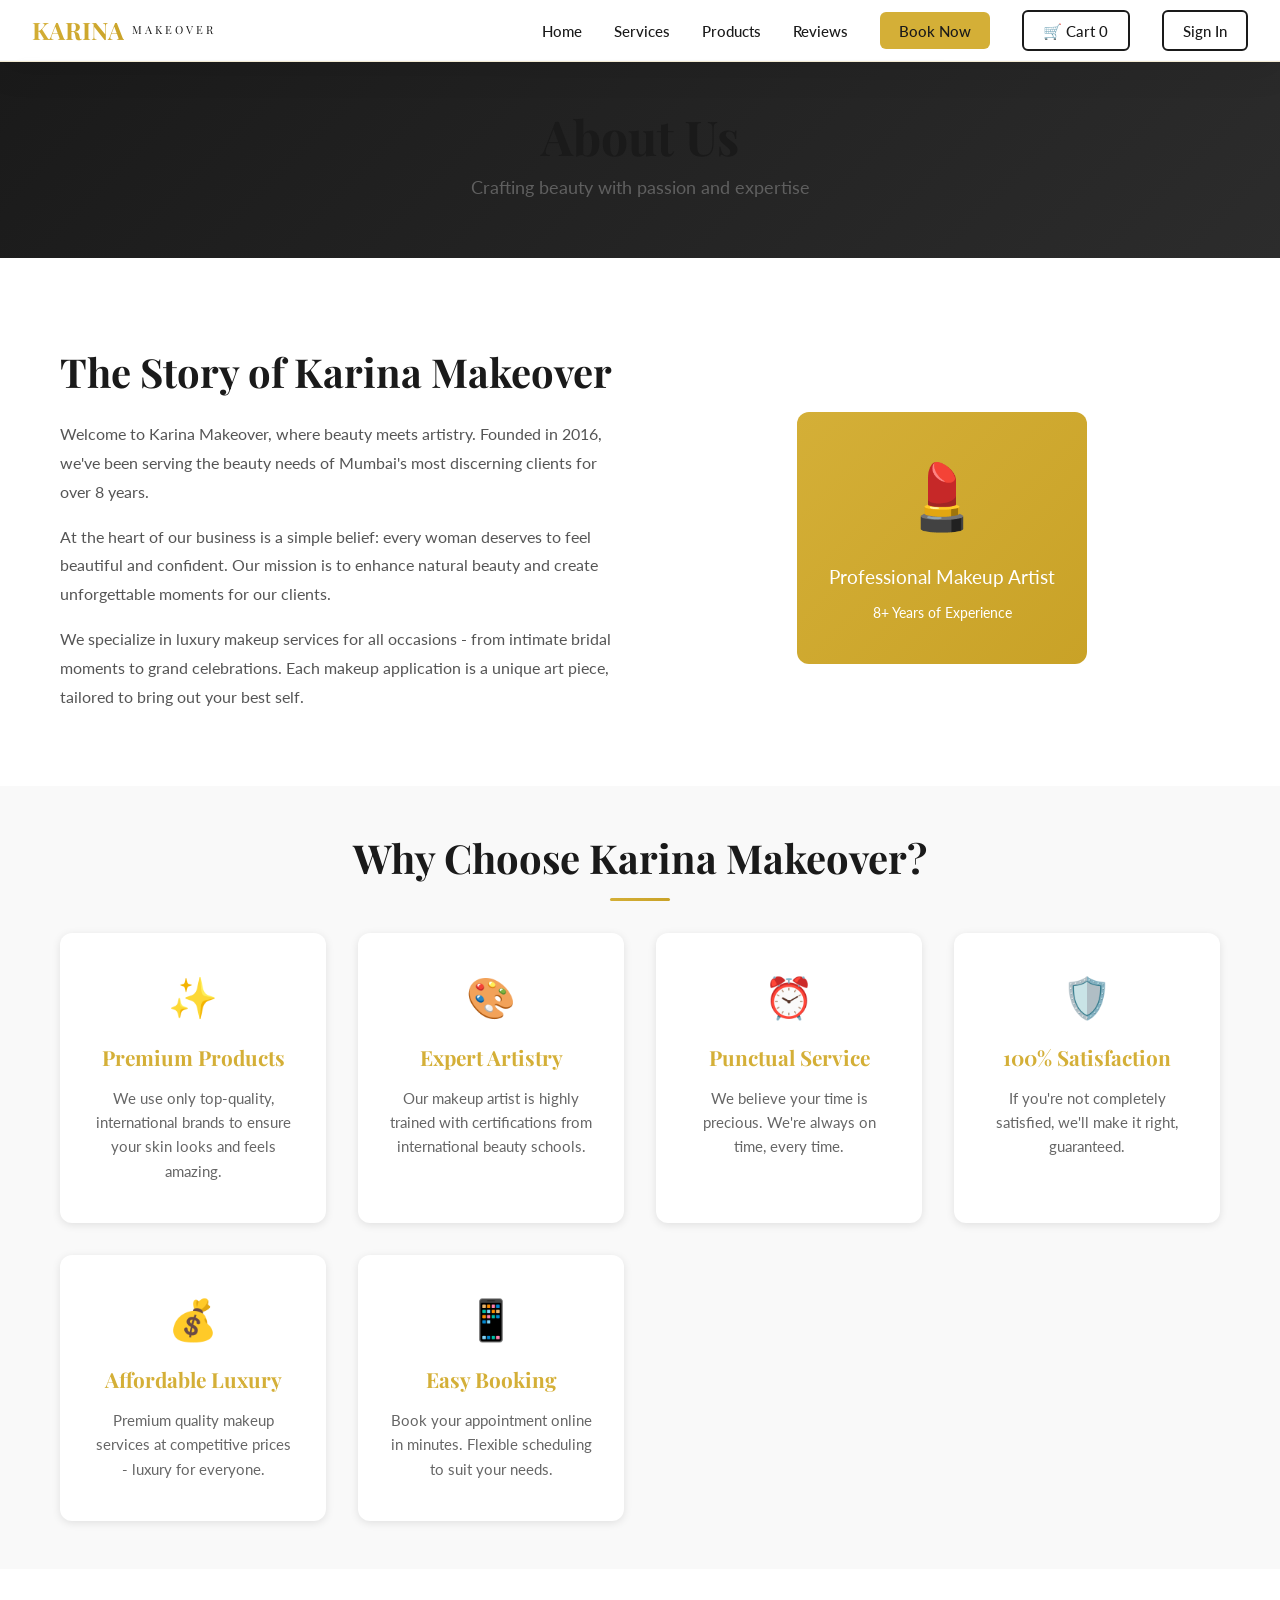
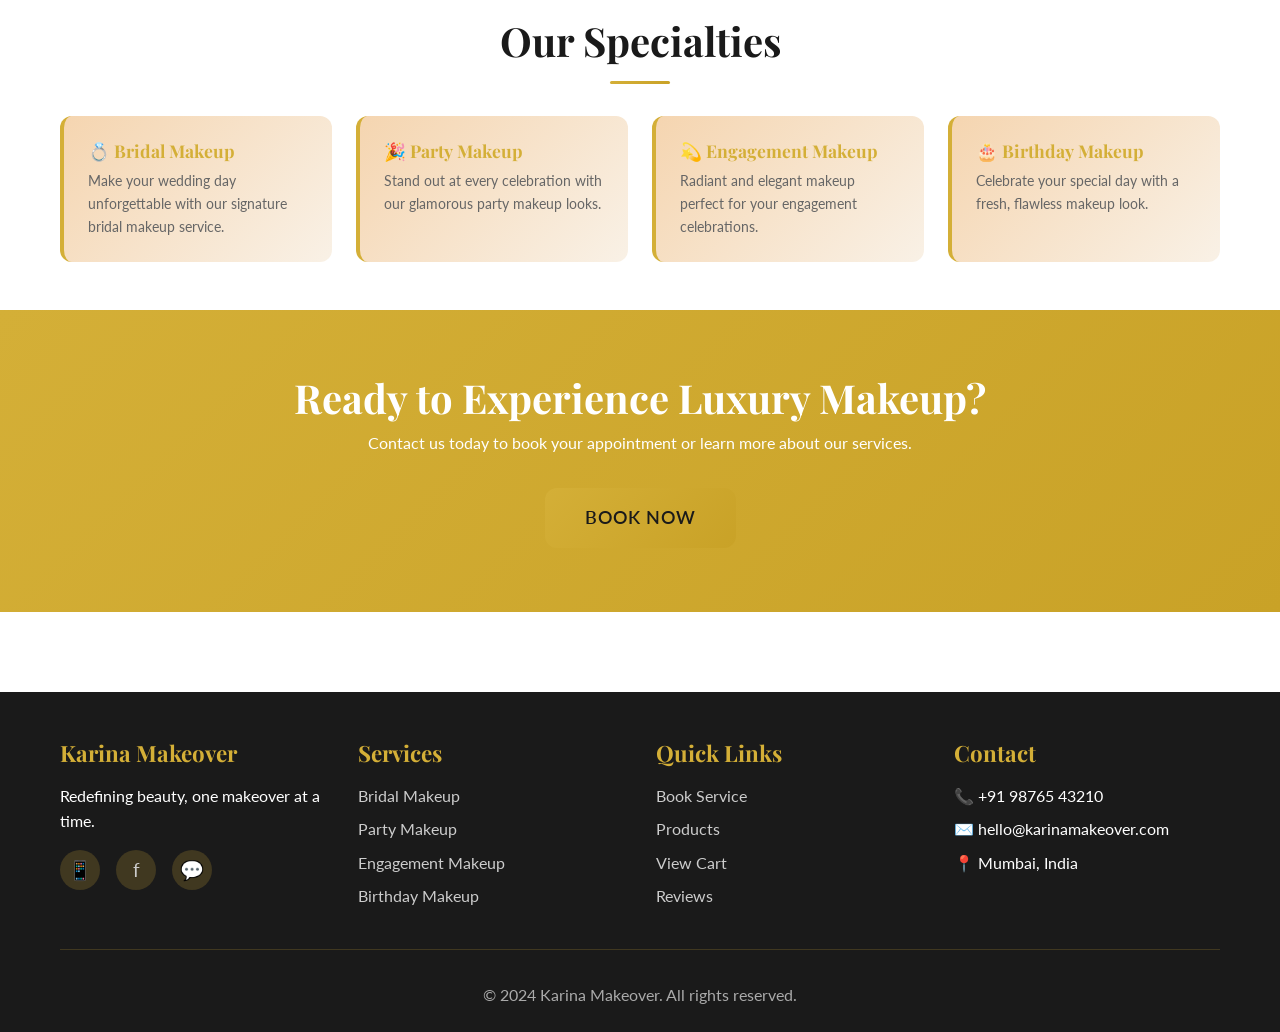
<file: about.html>
<!DOCTYPE html>
<html lang="en">
<head>
    <meta charset="UTF-8">
    <meta name="viewport" content="width=device-width, initial-scale=1.0">
    <meta name="description" content="About Karina Makeover - Premium Beauty & Makeup Services">
    <title>About Us - Karina Makeover</title>
    
    <link rel="stylesheet" href="global.css">
    <link rel="stylesheet" href="about.css">
    <link href="https://fonts.googleapis.com/css2?family=Playfair+Display:wght@700&family=Lato:wght@300;400;700&display=swap" rel="stylesheet">
</head>
<body>
    <!-- Navigation Bar -->
    <nav class="navbar">
        <div class="nav-container">
            <div class="logo">
                <h1>KARINA</h1>
                <span class="tagline">MAKEOVER</span>
            </div>
            <ul class="nav-menu">
                <li><a href="index.html">Home</a></li>
                <li><a href="services.html">Services</a></li>
                <li><a href="products.html">Products</a></li>
                <li><a href="testimonials.html">Reviews</a></li>
                <li><a href="booking.html" class="btn-primary">Book Now</a></li>
                <li><a href="cart.html" class="btn-secondary cart-btn">🛒 Cart <span id="cartCount">0</span></a></li>
                
                <!-- User Profile Section (shown when logged in) -->
                <li id="profileSection" class="profile-section" style="display: none;">
                    <button id="profileBtn" class="profile-btn">
                        <span class="profile-icon">👤</span>
                        <span id="profileName">User</span>
                    </button>
                    <div id="profileDropdown" class="profile-dropdown">
                        <div class="profile-header">
                            <p id="profileEmail">user@example.com</p>
                        </div>
                        <ul class="profile-menu">
                            <li><a href="account.html">My Account</a></li>
                            <li><a href="booking.html">My Bookings</a></li>
                            <li><a href="cart.html">My Cart</a></li>
                            <li><hr></li>
                            <li><a href="#" id="logoutBtn">Logout</a></li>
                        </ul>
                    </div>
                </li>
                
                <!-- Sign In Button (shown when not logged in) -->
                <li id="signInLink"><a href="login.html" class="btn-secondary">Sign In</a></li>
            </ul>
            <button class="hamburger" id="hamburger">
                <span></span>
                <span></span>
                <span></span>
            </button>
        </div>
    </nav>

    <!-- Page Header -->
    <section class="page-header">
        <div class="container">
            <h1 class="page-title">About Us</h1>
            <p class="page-subtitle">Crafting beauty with passion and expertise</p>
        </div>
    </section>

    <!-- About Content -->
    <section class="about-section">
        <div class="container">
            <div class="about-grid">
                <div class="about-text" data-aos="fade-right">
                    <h2>The Story of Karina Makeover</h2>
                    <p>Welcome to Karina Makeover, where beauty meets artistry. Founded in 2016, we've been serving the beauty needs of Mumbai's most discerning clients for over 8 years.</p>
                    <p>At the heart of our business is a simple belief: every woman deserves to feel beautiful and confident. Our mission is to enhance natural beauty and create unforgettable moments for our clients.</p>
                    <p>We specialize in luxury makeup services for all occasions - from intimate bridal moments to grand celebrations. Each makeup application is a unique art piece, tailored to bring out your best self.</p>
                </div>
                <div class="about-image" data-aos="fade-left">
                    <div style="background: linear-gradient(135deg, #d4af37, #c9a227); border-radius: 12px; padding: 2rem; text-align: center; color: white;">
                        <div style="font-size: 4rem; margin-bottom: 1rem;">💄</div>
                        <p style="font-size: 1.2rem;">Professional Makeup Artist</p>
                        <p style="font-size: 0.9rem; margin-top: 0.5rem;">8+ Years of Experience</p>
                    </div>
                </div>
            </div>
        </div>
    </section>

    <!-- Why Choose Us -->
    <section class="why-us-section" style="background: #f9f9f9; padding: 3rem 0;">
        <div class="container">
            <h2 class="section-title text-center">Why Choose Karina Makeover?</h2>
            <div class="features-grid" style="display: grid; grid-template-columns: repeat(auto-fit, minmax(250px, 1fr)); gap: 2rem; margin-top: 2rem;">
                <div class="feature-card" data-aos="zoom-in">
                    <div class="feature-icon" style="font-size: 2.5rem; margin-bottom: 1rem;">✨</div>
                    <h3>Premium Products</h3>
                    <p>We use only top-quality, international brands to ensure your skin looks and feels amazing.</p>
                </div>
                <div class="feature-card" data-aos="zoom-in" data-aos-delay="100">
                    <div class="feature-icon" style="font-size: 2.5rem; margin-bottom: 1rem;">🎨</div>
                    <h3>Expert Artistry</h3>
                    <p>Our makeup artist is highly trained with certifications from international beauty schools.</p>
                </div>
                <div class="feature-card" data-aos="zoom-in" data-aos-delay="200">
                    <div class="feature-icon" style="font-size: 2.5rem; margin-bottom: 1rem;">⏰</div>
                    <h3>Punctual Service</h3>
                    <p>We believe your time is precious. We're always on time, every time.</p>
                </div>
                <div class="feature-card" data-aos="zoom-in" data-aos-delay="300">
                    <div class="feature-icon" style="font-size: 2.5rem; margin-bottom: 1rem;">🛡️</div>
                    <h3>100% Satisfaction</h3>
                    <p>If you're not completely satisfied, we'll make it right, guaranteed.</p>
                </div>
                <div class="feature-card" data-aos="zoom-in" data-aos-delay="400">
                    <div class="feature-icon" style="font-size: 2.5rem; margin-bottom: 1rem;">💰</div>
                    <h3>Affordable Luxury</h3>
                    <p>Premium quality makeup services at competitive prices - luxury for everyone.</p>
                </div>
                <div class="feature-card" data-aos="zoom-in" data-aos-delay="500">
                    <div class="feature-icon" style="font-size: 2.5rem; margin-bottom: 1rem;">📱</div>
                    <h3>Easy Booking</h3>
                    <p>Book your appointment online in minutes. Flexible scheduling to suit your needs.</p>
                </div>
            </div>
        </div>
    </section>

    <!-- Services Summary -->
    <section class="services-summary">
        <div class="container">
            <h2 class="section-title text-center">Our Specialties</h2>
            <div class="services-list" style="display: grid; grid-template-columns: repeat(auto-fit, minmax(200px, 1fr)); gap: 1.5rem; margin-top: 2rem;">
                <div class="service-item" data-aos="fade-up">
                    <h4>💍 Bridal Makeup</h4>
                    <p>Make your wedding day unforgettable with our signature bridal makeup service.</p>
                </div>
                <div class="service-item" data-aos="fade-up" data-aos-delay="100">
                    <h4>🎉 Party Makeup</h4>
                    <p>Stand out at every celebration with our glamorous party makeup looks.</p>
                </div>
                <div class="service-item" data-aos="fade-up" data-aos-delay="200">
                    <h4>💫 Engagement Makeup</h4>
                    <p>Radiant and elegant makeup perfect for your engagement celebrations.</p>
                </div>
                <div class="service-item" data-aos="fade-up" data-aos-delay="300">
                    <h4>🎂 Birthday Makeup</h4>
                    <p>Celebrate your special day with a fresh, flawless makeup look.</p>
                </div>
            </div>
        </div>
    </section>

    <!-- CTA Section -->
    <section class="cta-section">
        <div class="container">
            <h2>Ready to Experience Luxury Makeup?</h2>
            <p>Contact us today to book your appointment or learn more about our services.</p>
            <a href="booking.html" class="btn btn-primary-large">Book Now</a>
        </div>
    </section>

    <!-- Footer -->
    <footer class="footer">
        <div class="container">
            <div class="footer-content">
                <div class="footer-section">
                    <h4>Karina Makeover</h4>
                    <p>Redefining beauty, one makeover at a time.</p>
                    <div class="social-links">
                        <a href="#" title="Instagram">📱</a>
                        <a href="#" title="Facebook">f</a>
                        <a href="#" title="WhatsApp">💬</a>
                    </div>
                </div>
                
                <div class="footer-section">
                    <h4>Services</h4>
                    <ul>
                        <li><a href="services.html">Bridal Makeup</a></li>
                        <li><a href="services.html">Party Makeup</a></li>
                        <li><a href="services.html">Engagement Makeup</a></li>
                        <li><a href="services.html">Birthday Makeup</a></li>
                    </ul>
                </div>
                
                <div class="footer-section">
                    <h4>Quick Links</h4>
                    <ul>
                        <li><a href="booking.html">Book Service</a></li>
                        <li><a href="products.html">Products</a></li>
                        <li><a href="cart.html">View Cart</a></li>
                        <li><a href="testimonials.html">Reviews</a></li>
                    </ul>
                </div>
                
                <div class="footer-section">
                    <h4>Contact</h4>
                    <p>📞 +91 98765 43210</p>
                    <p>✉️ hello@karinamakeover.com</p>
                    <p>📍 Mumbai, India</p>
                </div>
            </div>
            
            <div class="footer-bottom">
                <p>&copy; 2024 Karina Makeover. All rights reserved.</p>
            </div>
        </div>
    </footer>

    <script src="common.js"></script>
</body>
</html>
</file>
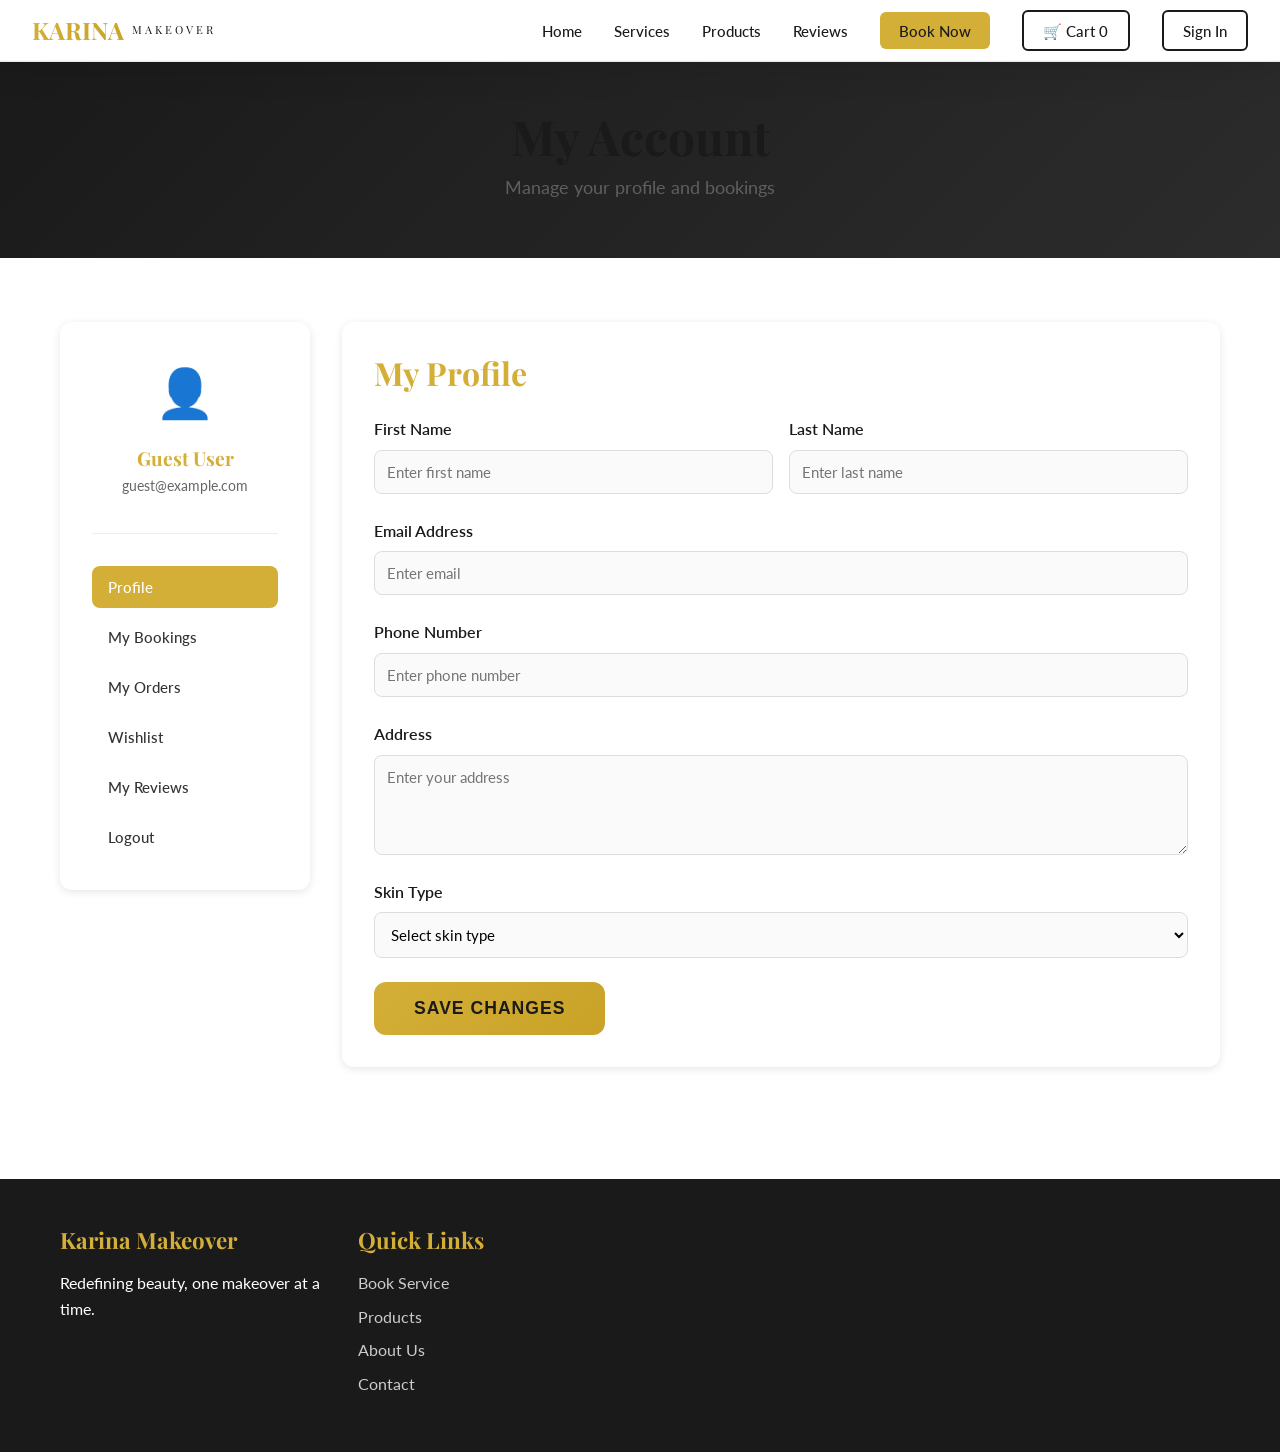
<file: account.html>
<!DOCTYPE html>
<html lang="en">
<head>
    <meta charset="UTF-8">
    <meta name="viewport" content="width=device-width, initial-scale=1.0">
    <meta name="description" content="My Account - Karina Makeover">
    <title>My Account - Karina Makeover</title>
    
    <link rel="stylesheet" href="global.css">
    <link rel="stylesheet" href="account.css">
    <link href="https://fonts.googleapis.com/css2?family=Playfair+Display:wght@700&family=Lato:wght@300;400;700&display=swap" rel="stylesheet">
</head>
<body>
    <!-- Navigation Bar -->
    <nav class="navbar">
        <div class="nav-container">
            <div class="logo">
                <h1>KARINA</h1>
                <span class="tagline">MAKEOVER</span>
            </div>
            <ul class="nav-menu">
                <li><a href="index.html">Home</a></li>
                <li><a href="services.html">Services</a></li>
                <li><a href="products.html">Products</a></li>
                <li><a href="testimonials.html">Reviews</a></li>
                <li><a href="booking.html" class="btn-primary">Book Now</a></li>
                <li><a href="cart.html" class="btn-secondary cart-btn">🛒 Cart <span id="cartCount">0</span></a></li>
                
                <!-- User Profile Section (shown when logged in) -->
                <li id="profileSection" class="profile-section" style="display: none;">
                    <button id="profileBtn" class="profile-btn">
                        <span class="profile-icon">👤</span>
                        <span id="profileName">User</span>
                    </button>
                    <div id="profileDropdown" class="profile-dropdown">
                        <div class="profile-header">
                            <p id="profileEmail">user@example.com</p>
                        </div>
                        <ul class="profile-menu">
                            <li><a href="account.html">My Account</a></li>
                            <li><a href="booking.html">My Bookings</a></li>
                            <li><a href="cart.html">My Cart</a></li>
                            <li><hr></li>
                            <li><a href="#" id="logoutBtn">Logout</a></li>
                        </ul>
                    </div>
                </li>
                
                <!-- Sign In Button (shown when not logged in) -->
                <li id="signInLink"><a href="login.html" id="accountLink" class="btn-secondary">Sign In</a></li>
            </ul>
            <button class="hamburger" id="hamburger">
                <span></span>
                <span></span>
                <span></span>
            </button>
        </div>
    </nav>

    <!-- Page Header -->
    <section class="page-header">
        <div class="container">
            <h1 class="page-title">My Account</h1>
            <p class="page-subtitle">Manage your profile and bookings</p>
        </div>
    </section>

    <!-- Account Container -->
    <section class="account-section">
        <div class="container">
            <div class="account-layout">
                <!-- Sidebar -->
                <div class="account-sidebar">
                    <div class="user-card">
                        <div class="user-avatar">👤</div>
                        <h3 id="userName">Guest User</h3>
                        <p id="userEmail">guest@example.com</p>
                    </div>

                    <nav class="account-menu">
                        <button class="account-menu-link active" onclick="switchTab('profile')">Profile</button>
                        <button class="account-menu-link" onclick="switchTab('bookings')">My Bookings</button>
                        <button class="account-menu-link" onclick="switchTab('orders')">My Orders</button>
                        <button class="account-menu-link" onclick="switchTab('wishlist')">Wishlist</button>
                        <button class="account-menu-link" onclick="switchTab('reviews')">My Reviews</button>
                        <button class="account-menu-link logout-btn" onclick="handleLogout()">Logout</button>
                    </nav>
                </div>

                <!-- Main Content -->
                <div class="account-content">
                    <!-- Profile Tab -->
                    <div id="profileTab" class="account-tab active">
                        <h2>My Profile</h2>
                        <form id="profileForm" onsubmit="handleProfileSubmit(event)">
                            <div class="form-row">
                                <div class="form-group">
                                    <label for="firstName">First Name</label>
                                    <input type="text" id="firstName" placeholder="Enter first name" required>
                                </div>
                                <div class="form-group">
                                    <label for="lastName">Last Name</label>
                                    <input type="text" id="lastName" placeholder="Enter last name" required>
                                </div>
                            </div>

                            <div class="form-group">
                                <label for="profileEmail">Email Address</label>
                                <input type="email" id="profileEmail" placeholder="Enter email" required>
                            </div>

                            <div class="form-group">
                                <label for="profilePhone">Phone Number</label>
                                <input type="tel" id="profilePhone" placeholder="Enter phone number" required>
                            </div>

                            <div class="form-group">
                                <label for="profileAddress">Address</label>
                                <textarea id="profileAddress" placeholder="Enter your address" rows="3"></textarea>
                            </div>

                            <div class="form-group">
                                <label for="skinType">Skin Type</label>
                                <select id="skinType">
                                    <option value="">Select skin type</option>
                                    <option value="oily">Oily</option>
                                    <option value="dry">Dry</option>
                                    <option value="combination">Combination</option>
                                    <option value="sensitive">Sensitive</option>
                                    <option value="normal">Normal</option>
                                </select>
                            </div>

                            <button type="submit" class="btn btn-primary-large">Save Changes</button>
                        </form>
                    </div>

                    <!-- Bookings Tab -->
                    <div id="bookingsTab" class="account-tab">
                        <h2>My Bookings</h2>
                        <div id="bookingsList"></div>
                    </div>

                    <!-- Orders Tab -->
                    <div id="ordersTab" class="account-tab">
                        <h2>My Orders</h2>
                        <div id="ordersList"></div>
                    </div>

                    <!-- Wishlist Tab -->
                    <div id="wishlistTab" class="account-tab">
                        <h2>My Wishlist</h2>
                        <div id="wishlistList" style="display: grid; grid-template-columns: repeat(auto-fill, minmax(150px, 1fr)); gap: 1rem;"></div>
                    </div>

                    <!-- Reviews Tab -->
                    <div id="reviewsTab" class="account-tab">
                        <h2>My Reviews</h2>
                        <div id="reviewsList"></div>
                    </div>
                </div>
            </div>
        </div>
    </section>

    <!-- Footer -->
    <footer class="footer">
        <div class="container">
            <div class="footer-content">
                <div class="footer-section">
                    <h4>Karina Makeover</h4>
                    <p>Redefining beauty, one makeover at a time.</p>
                </div>
                
                <div class="footer-section">
                    <h4>Quick Links</h4>
                    <ul>
                        <li><a href="booking.html">Book Service</a></li>
                        <li><a href="products.html">Products</a></li>
                        <li><a href="about.html">About Us</a></li>
                        <li><a href="contact.html">Contact</a></li>
                    </ul>
                </div>
            </div>
        </div>
    </footer>

    <style>
        .account-section {
            min-height: 80vh;
            padding: 2rem 0;
        }

        .account-layout {
            display: grid;
            grid-template-columns: 250px 1fr;
            gap: 2rem;
            margin-top: 2rem;
        }

        .account-sidebar {
            background: white;
            border-radius: 12px;
            padding: 2rem;
            height: fit-content;
            box-shadow: 0 2px 8px rgba(0,0,0,0.1);
        }

        .user-card {
            text-align: center;
            padding-bottom: 2rem;
            border-bottom: 1px solid #eee;
            margin-bottom: 2rem;
        }

        .user-avatar {
            font-size: 3rem;
            margin-bottom: 1rem;
        }

        .account-menu {
            display: flex;
            flex-direction: column;
            gap: 0.5rem;
        }

        .account-menu-link {
            padding: 0.75rem 1rem;
            background: transparent;
            border: none;
            cursor: pointer;
            border-radius: 8px;
            text-align: left;
            color: #333;
            transition: all 0.3s ease;
            font-size: 0.95rem;
        }

        .account-menu-link:hover {
            background: #f0f0f0;
            color: var(--primary);
        }

        .account-menu-link.active {
            background: var(--primary);
            color: white;
        }

        .logout-btn:hover {
            background: #e74c3c !important;
            color: white !important;
        }

        .account-content {
            background: white;
            border-radius: 12px;
            padding: 2rem;
            box-shadow: 0 2px 8px rgba(0,0,0,0.1);
        }

        .account-tab {
            display: none;
        }

        .account-tab.active {
            display: block;
        }

        .form-row {
            display: grid;
            grid-template-columns: 1fr 1fr;
            gap: 1rem;
        }

        .form-group {
            margin-bottom: 1.5rem;
        }

        .form-group label {
            display: block;
            margin-bottom: 0.5rem;
            font-weight: 600;
            color: var(--secondary);
        }

        .form-group input,
        .form-group textarea,
        .form-group select {
            width: 100%;
            padding: 0.75rem;
            border: 1px solid #ddd;
            border-radius: 8px;
            font-size: 0.95rem;
            font-family: 'Lato', sans-serif;
        }

        .booking-card, .order-card, .review-card {
            background: #f9f9f9;
            padding: 1.5rem;
            border-radius: 8px;
            margin-bottom: 1rem;
            border-left: 4px solid var(--primary);
        }

        .booking-card h4, .order-card h4 {
            color: var(--primary);
            margin-bottom: 0.5rem;
        }

        @media (max-width: 768px) {
            .account-layout {
                grid-template-columns: 1fr;
            }

            .account-sidebar {
                padding: 1rem;
            }

            .form-row {
                grid-template-columns: 1fr;
            }
        }
    </style>

    <script>
        // Load user data on page load
        window.addEventListener('load', function() {
            loadUserData();
            loadBookings();
            loadOrders();
        });

        function loadUserData() {
            const user = JSON.parse(localStorage.getItem('currentUser')) || {};
            document.getElementById('userName').textContent = user.name || 'Guest User';
            document.getElementById('userEmail').textContent = user.email || 'guest@example.com';
            document.getElementById('firstName').value = user.firstName || '';
            document.getElementById('lastName').value = user.lastName || '';
            document.getElementById('profileEmail').value = user.email || '';
            document.getElementById('profilePhone').value = user.phone || '';
            document.getElementById('profileAddress').value = user.address || '';
            document.getElementById('skinType').value = user.skinType || '';
        }

        function loadBookings() {
            const bookings = JSON.parse(localStorage.getItem('bookings')) || [];
            const bookingsList = document.getElementById('bookingsList');
            
            if (bookings.length === 0) {
                bookingsList.innerHTML = '<p>No bookings yet. <a href=\"booking.html\">Book now</a></p>';
                return;
            }

            bookingsList.innerHTML = bookings.map(b => `
                <div class="booking-card">
                    <h4>${b.service || 'Service'}</h4>
                    <p><strong>Date:</strong> ${b.date || 'N/A'}</p>
                    <p><strong>Time:</strong> ${b.time || 'N/A'}</p>
                    <p><strong>Status:</strong> <span style="color: var(--primary);">Confirmed</span></p>
                </div>
            `).join('');
        }

        function loadOrders() {
            const orders = JSON.parse(localStorage.getItem('orders')) || [];
            const ordersList = document.getElementById('ordersList');
            
            if (orders.length === 0) {
                ordersList.innerHTML = '<p>No orders yet. <a href=\"products.html\">Shop now</a></p>';
                return;
            }

            ordersList.innerHTML = orders.map(o => `
                <div class="order-card">
                    <h4>Order #${o.id || 'N/A'}</h4>
                    <p><strong>Total:</strong> ₹${o.totalAmount || 0}</p>
                    <p><strong>Date:</strong> ${new Date(o.date).toLocaleDateString() || 'N/A'}</p>
                    <p><strong>Status:</strong> <span style="color: var(--primary);">Delivered</span></p>
                </div>
            `).join('');
        }

        function switchTab(tabName) {
            // Hide all tabs
            document.querySelectorAll('.account-tab').forEach(tab => {
                tab.classList.remove('active');
            });
            document.querySelectorAll('.account-menu-link').forEach(link => {
                link.classList.remove('active');
            });

            // Show selected tab
            const tabId = tabName + 'Tab';
            const tab = document.getElementById(tabId);
            if (tab) tab.classList.add('active');

            // Mark button as active
            event.target.classList.add('active');

            if (tabName === 'bookings') loadBookings();
            if (tabName === 'orders') loadOrders();
        }

        function handleProfileSubmit(e) {
            e.preventDefault();
            const user = {
                firstName: document.getElementById('firstName').value,
                lastName: document.getElementById('lastName').value,
                email: document.getElementById('profileEmail').value,
                phone: document.getElementById('profilePhone').value,
                address: document.getElementById('profileAddress').value,
                skinType: document.getElementById('skinType').value,
                name: document.getElementById('firstName').value + ' ' + document.getElementById('lastName').value
            };
            localStorage.setItem('currentUser', JSON.stringify(user));
            showNotification('Profile updated successfully!', 'success');
            loadUserData();
        }

        function handleLogout() {
            if (confirm('Are you sure you want to logout?')) {
                localStorage.removeItem('currentUser');
                window.location.href = 'login.html';
            }
        }
    </script>
    <script src="common.js"></script>
</body>
</html>
</file>
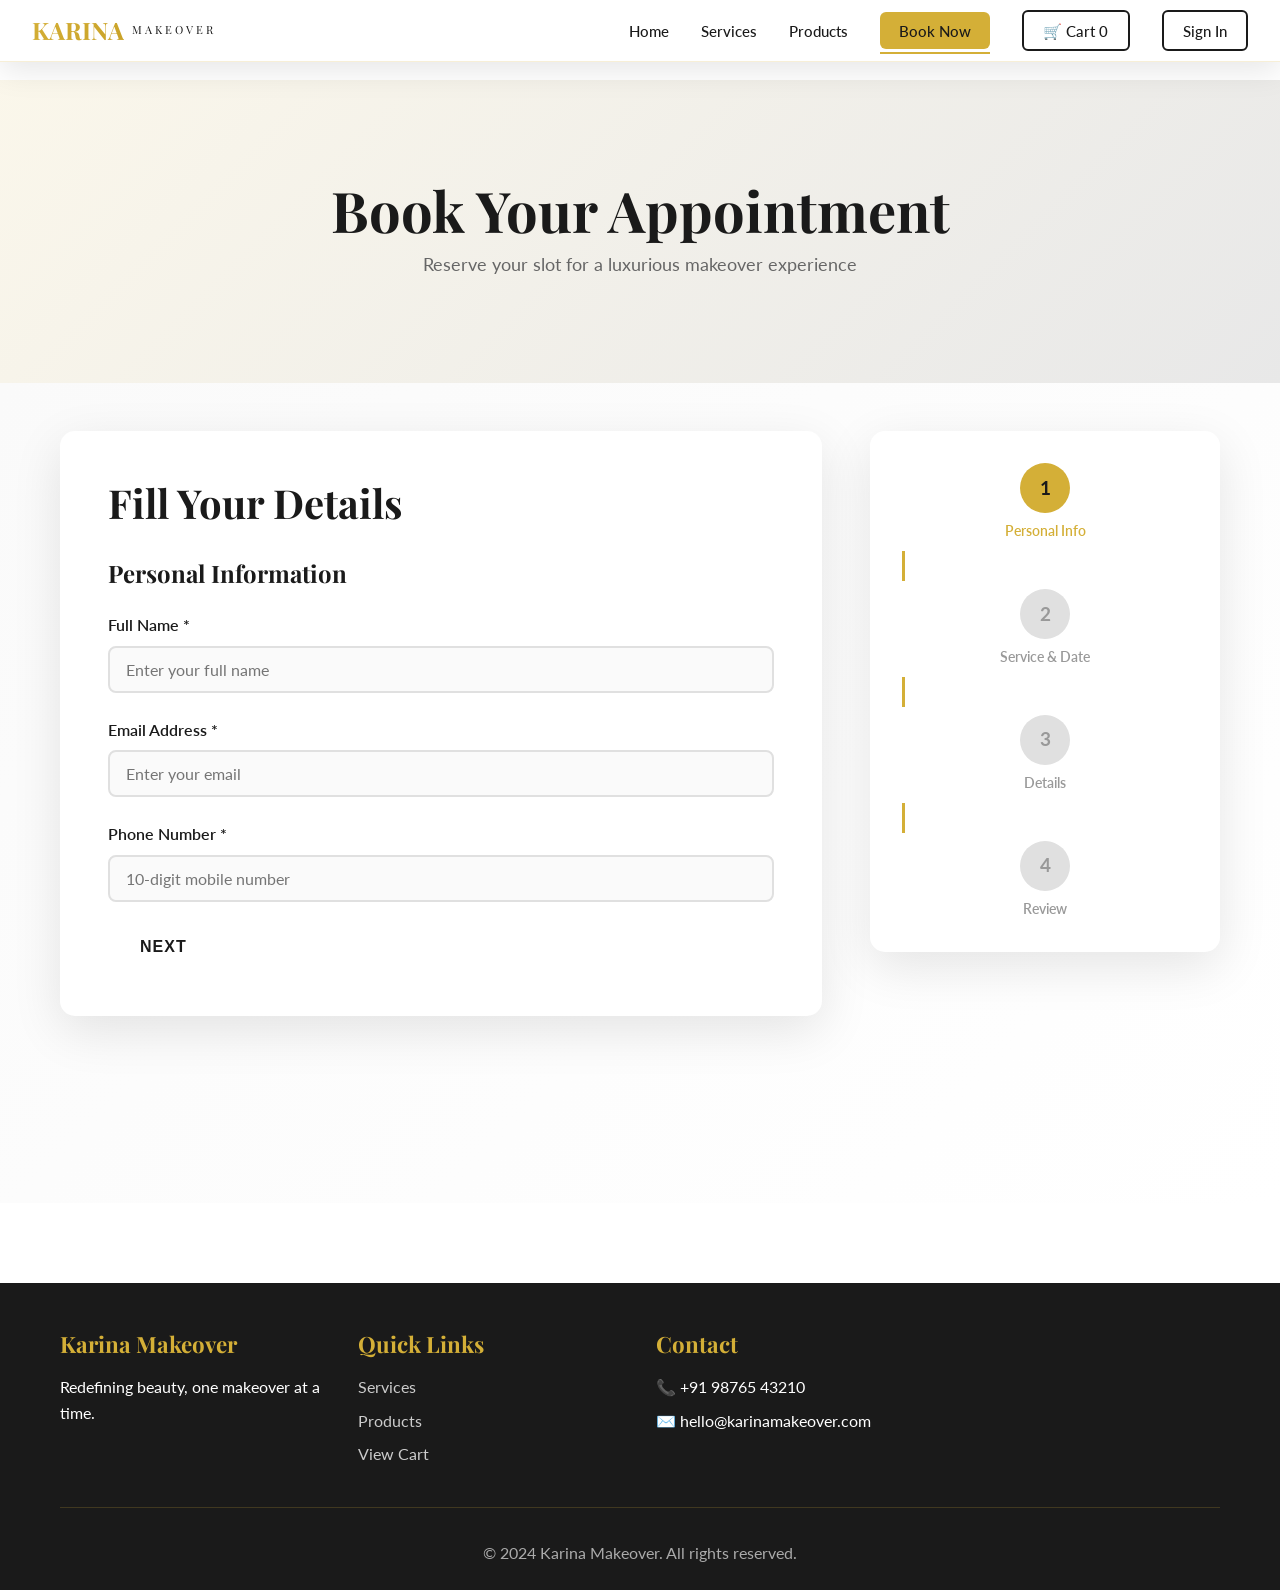
<file: booking.html>
<!DOCTYPE html>
<html lang="en">
<head>
    <meta charset="UTF-8">
    <meta name="viewport" content="width=device-width, initial-scale=1.0">
    <meta name="description" content="Karina Makeover - Book Your Appointment">
    <title>Book Appointment - Karina Makeover</title>
    
    <link rel="stylesheet" href="global.css">
    <link rel="stylesheet" href="booking.css">
    <link href="https://fonts.googleapis.com/css2?family=Playfair+Display:wght@700&family=Lato:wght@300;400;700&display=swap" rel="stylesheet">
</head>
<body>
    <!-- Navigation Bar -->
    <nav class="navbar">
        <div class="nav-container">
            <div class="logo">
                <h1>KARINA</h1>
                <span class="tagline">MAKEOVER</span>
            </div>
            <ul class="nav-menu">
                <li><a href="index.html">Home</a></li>
                <li><a href="services.html">Services</a></li>
                <li><a href="products.html">Products</a></li>
                <li><a href="booking.html" class="active btn-primary">Book Now</a></li>
                <li><a href="cart.html" class="btn-secondary cart-btn">🛒 Cart <span id="cartCount">0</span></a></li>
                
                <!-- User Profile Section (shown when logged in) -->
                <li id="profileSection" class="profile-section" style="display: none;">
                    <button id="profileBtn" class="profile-btn">
                        <span class="profile-icon">👤</span>
                        <span id="profileName">User</span>
                    </button>
                    <div id="profileDropdown" class="profile-dropdown">
                        <div class="profile-header">
                            <p id="profileEmail">user@example.com</p>
                        </div>
                        <ul class="profile-menu">
                            <li><a href="account.html">My Account</a></li>
                            <li><a href="booking.html">My Bookings</a></li>
                            <li><a href="cart.html">My Cart</a></li>
                            <li><hr></li>
                            <li><a href="#" id="logoutBtn">Logout</a></li>
                        </ul>
                    </div>
                </li>
                
                <!-- Sign In Button (shown when not logged in) -->
                <li id="signInLink"><a href="login.html" class="btn-secondary">Sign In</a></li>
            </ul>
            <button class="hamburger" id="hamburger">
                <span></span>
                <span></span>
                <span></span>
            </button>
        </div>
    </nav>

    <!-- Page Header -->
    <header class="page-header">
        <div class="header-content">
            <h1>Book Your Appointment</h1>
            <p>Reserve your slot for a luxurious makeover experience</p>
        </div>
    </header>

    <!-- Booking Form -->
    <section class="booking-section">
        <div class="container">
            <div class="booking-container">
                <div class="booking-form-wrapper">
                    <h2>Fill Your Details</h2>
                    <form id="bookingForm" class="booking-form">
                        <!-- Step 1: Personal Information -->
                        <div class="form-step active" id="step-1">
                            <h3>Personal Information</h3>
                            
                            <div class="form-group">
                                <label for="fullName">Full Name *</label>
                                <input type="text" id="fullName" name="fullName" required placeholder="Enter your full name">
                                <span class="error-message" id="fullNameError"></span>
                            </div>
                            
                            <div class="form-group">
                                <label for="email">Email Address *</label>
                                <input type="email" id="email" name="email" required placeholder="Enter your email">
                                <span class="error-message" id="emailError"></span>
                            </div>
                            
                            <div class="form-group">
                                <label for="phone">Phone Number *</label>
                                <input type="tel" id="phone" name="phone" pattern="[0-9]{10}" required placeholder="10-digit mobile number">
                                <span class="error-message" id="phoneError"></span>
                            </div>
                            
                            <button type="button" class="btn btn-secondary" onclick="nextStep(1)">Next</button>
                        </div>

                        <!-- Step 2: Service & Date Selection -->
                        <div class="form-step" id="step-2">
                            <h3>Select Service & Date</h3>
                            
                            <div class="form-group">
                                <label for="service">Select Service *</label>
                                <select id="service" name="service" required onchange="updateServicePrice()">
                                    <option value="">Choose a service</option>
                                    <option value="bridal">Bridal Makeup - ₹7,999</option>
                                    <option value="party">Party Makeup - ₹6,999</option>
                                    <option value="engagement">Engagement Makeup - ₹4,999</option>
                                    <option value="birthday">Birthday Makeup - ₹3,999</option>
                                </select>
                                <span class="error-message" id="serviceError"></span>
                            </div>
                            
                            <div class="form-group">
                                <label for="date">Select Date *</label>
                                <input type="date" id="date" name="date" required min="">
                                <span class="error-message" id="dateError"></span>
                            </div>
                            
                            <div class="form-group">
                                <label for="time">Select Time *</label>
                                <select id="time" name="time" required>
                                    <option value="">Choose a time</option>
                                    <option value="09:00">9:00 AM</option>
                                    <option value="10:00">10:00 AM</option>
                                    <option value="11:00">11:00 AM</option>
                                    <option value="12:00">12:00 PM</option>
                                    <option value="13:00">1:00 PM</option>
                                    <option value="14:00">2:00 PM</option>
                                    <option value="15:00">3:00 PM</option>
                                    <option value="16:00">4:00 PM</option>
                                    <option value="17:00">5:00 PM</option>
                                    <option value="18:00">6:00 PM</option>
                                </select>
                                <span class="error-message" id="timeError"></span>
                            </div>
                            
                            <div class="button-group">
                                <button type="button" class="btn btn-secondary" onclick="prevStep(2)">Back</button>
                                <button type="button" class="btn btn-secondary" onclick="nextStep(2)">Next</button>
                            </div>
                        </div>

                        <!-- Step 3: Additional Information -->
                        <div class="form-step" id="step-3">
                            <h3>Additional Details</h3>
                            
                            <div class="form-group">
                                <label for="occasion">Special Occasion</label>
                                <select id="occasion" name="occasion">
                                    <option value="">Select occasion (optional)</option>
                                    <option value="wedding">Wedding</option>
                                    <option value="engagement">Engagement</option>
                                    <option value="birthday">Birthday</option>
                                    <option value="party">Party/Event</option>
                                    <option value="photoshoot">Photoshoot</option>
                                    <option value="other">Other</option>
                                </select>
                            </div>
                            
                            <div class="form-group">
                                <label for="skinType">Skin Type</label>
                                <select id="skinType" name="skinType">
                                    <option value="">Select skin type</option>
                                    <option value="oily">Oily</option>
                                    <option value="dry">Dry</option>
                                    <option value="combination">Combination</option>
                                    <option value="sensitive">Sensitive</option>
                                    <option value="normal">Normal</option>
                                </select>
                            </div>
                            
                            <div class="form-group">
                                <label for="allergies">Any Allergies or Skin Conditions?</label>
                                <textarea id="allergies" name="allergies" rows="4" placeholder="Please mention any allergies or skin conditions..."></textarea>
                            </div>
                            
                            <div class="form-group">
                                <label for="specialRequests">Special Requests</label>
                                <textarea id="specialRequests" name="specialRequests" rows="4" placeholder="Any specific preferences or requests..."></textarea>
                            </div>
                            
                            <div class="button-group">
                                <button type="button" class="btn btn-secondary" onclick="prevStep(3)">Back</button>
                                <button type="button" class="btn btn-secondary" onclick="nextStep(3)">Next</button>
                            </div>
                        </div>

                        <!-- Step 4: Review & Confirm -->
                        <div class="form-step" id="step-4">
                            <h3>Review Your Booking</h3>
                            
                            <div class="booking-summary">
                                <div class="summary-item">
                                    <span class="label">Name:</span>
                                    <span class="value" id="reviewName"></span>
                                </div>
                                <div class="summary-item">
                                    <span class="label">Email:</span>
                                    <span class="value" id="reviewEmail"></span>
                                </div>
                                <div class="summary-item">
                                    <span class="label">Phone:</span>
                                    <span class="value" id="reviewPhone"></span>
                                </div>
                                <div class="summary-item">
                                    <span class="label">Service:</span>
                                    <span class="value" id="reviewService"></span>
                                </div>
                                <div class="summary-item">
                                    <span class="label">Date & Time:</span>
                                    <span class="value" id="reviewDateTime"></span>
                                </div>
                                <div class="summary-item">
                                    <span class="label">Price:</span>
                                    <span class="value" id="reviewPrice"></span>
                                </div>
                            </div>
                            
                            <div class="form-group checkbox">
                                <input type="checkbox" id="terms" name="terms" required>
                                <label for="terms">I agree to the terms and conditions</label>
                            </div>
                            
                            <div class="button-group">
                                <button type="button" class="btn btn-secondary" onclick="prevStep(4)">Back</button>
                                <button type="submit" class="btn btn-primary-large">Confirm Booking</button>
                            </div>
                        </div>
                    </form>
                </div>

                <!-- Progress Indicator -->
                <div class="booking-progress">
                    <div class="progress-item active" data-step="1">
                        <div class="progress-number">1</div>
                        <div class="progress-label">Personal Info</div>
                    </div>
                    <div class="progress-line"></div>
                    <div class="progress-item" data-step="2">
                        <div class="progress-number">2</div>
                        <div class="progress-label">Service & Date</div>
                    </div>
                    <div class="progress-line"></div>
                    <div class="progress-item" data-step="3">
                        <div class="progress-number">3</div>
                        <div class="progress-label">Details</div>
                    </div>
                    <div class="progress-line"></div>
                    <div class="progress-item" data-step="4">
                        <div class="progress-number">4</div>
                        <div class="progress-label">Review</div>
                    </div>
                </div>
            </div>
        </div>
    </section>

    <!-- Footer -->
    <footer class="footer">
        <div class="container">
            <div class="footer-content">
                <div class="footer-section">
                    <h4>Karina Makeover</h4>
                    <p>Redefining beauty, one makeover at a time.</p>
                </div>
                <div class="footer-section">
                    <h4>Quick Links</h4>
                    <ul>
                        <li><a href="services.html">Services</a></li>
                        <li><a href="products.html">Products</a></li>
                        <li><a href="cart.html">View Cart</a></li>
                    </ul>
                </div>
                <div class="footer-section">
                    <h4>Contact</h4>
                    <p>📞 +91 98765 43210</p>
                    <p>✉️ hello@karinamakeover.com</p>
                </div>
            </div>
            <div class="footer-bottom">
                <p>&copy; 2024 Karina Makeover. All rights reserved.</p>
            </div>
        </div>
    </footer>

    <script src="sms-service.js"></script>
    <script src="common.js"></script>
    <script src="booking.js"></script>
</body>
</html>
</file>
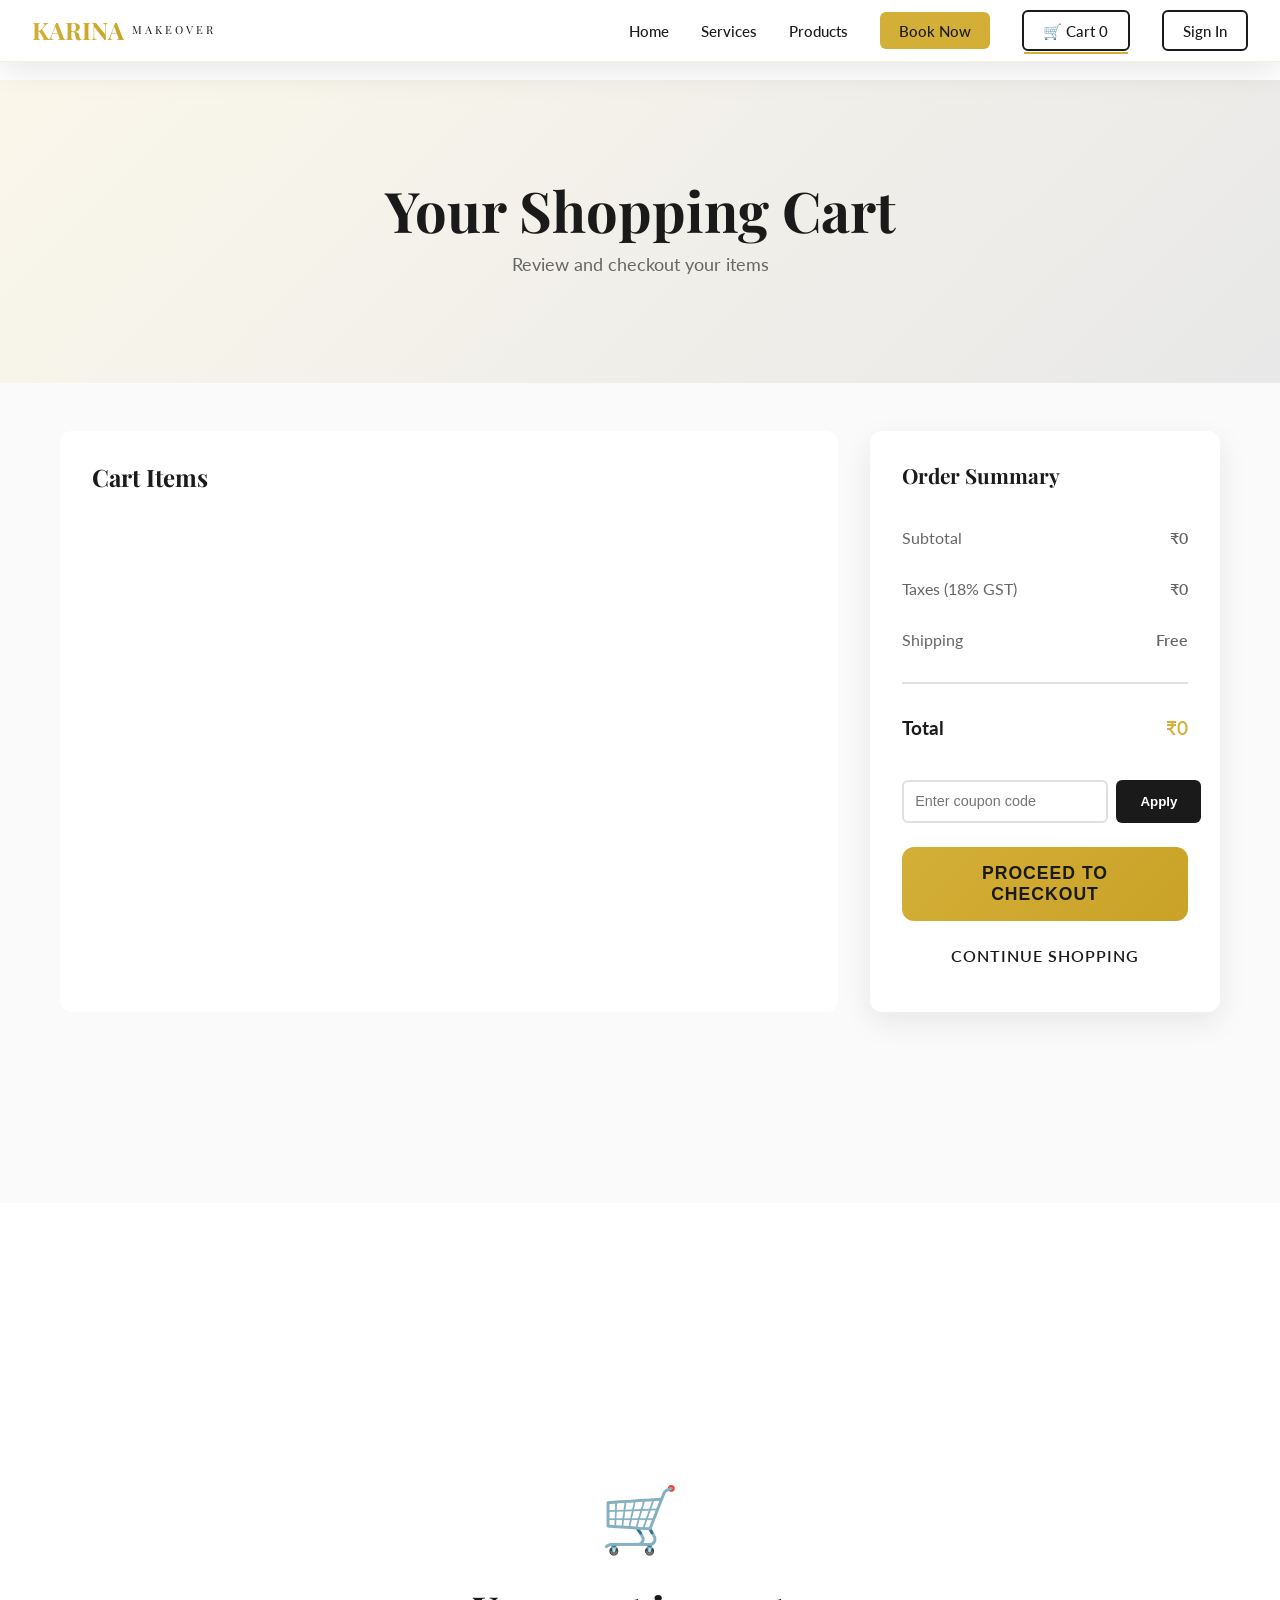
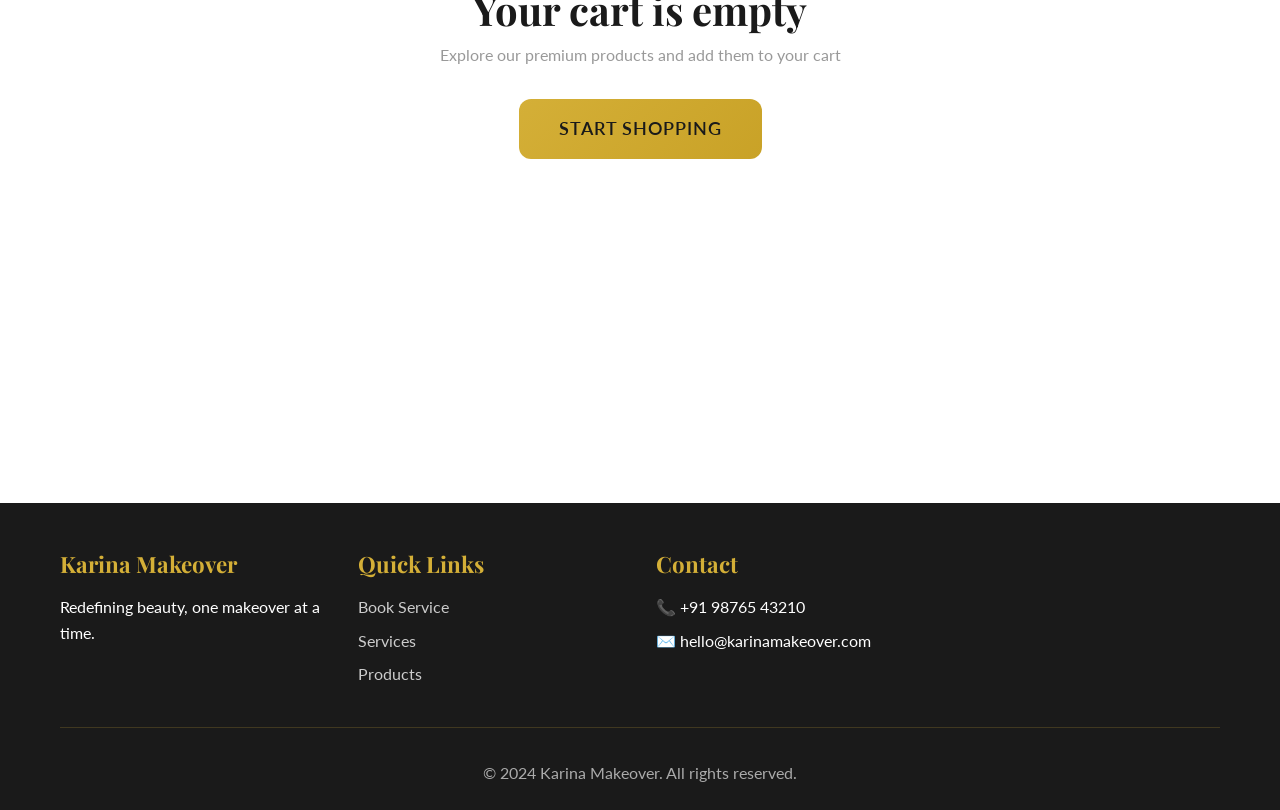
<file: cart.html>
<!DOCTYPE html>
<html lang="en">
<head>
    <meta charset="UTF-8">
    <meta name="viewport" content="width=device-width, initial-scale=1.0">
    <meta name="description" content="Karina Makeover - Shopping Cart">
    <title>Shopping Cart - Karina Makeover</title>
    
    <link rel="stylesheet" href="global.css">
    <link rel="stylesheet" href="cart.css">
    <link href="https://fonts.googleapis.com/css2?family=Playfair+Display:wght@700&family=Lato:wght@300;400;700&display=swap" rel="stylesheet">
</head>
<body>
    <!-- Navigation Bar -->
    <nav class="navbar">
        <div class="nav-container">
            <div class="logo">
                <h1>KARINA</h1>
                <span class="tagline">MAKEOVER</span>
            </div>
            <ul class="nav-menu">
                <li><a href="index.html">Home</a></li>
                <li><a href="services.html">Services</a></li>
                <li><a href="products.html">Products</a></li>
                <li><a href="booking.html" class="btn-primary">Book Now</a></li>
                <li><a href="cart.html" class="btn-secondary cart-btn active">🛒 Cart <span id="cartCount">0</span></a></li>
                
                <!-- User Profile Section (shown when logged in) -->
                <li id="profileSection" class="profile-section" style="display: none;">
                    <button id="profileBtn" class="profile-btn">
                        <span class="profile-icon">👤</span>
                        <span id="profileName">User</span>
                    </button>
                    <div id="profileDropdown" class="profile-dropdown">
                        <div class="profile-header">
                            <p id="profileEmail">user@example.com</p>
                        </div>
                        <ul class="profile-menu">
                            <li><a href="account.html">My Account</a></li>
                            <li><a href="booking.html">My Bookings</a></li>
                            <li><a href="cart.html">My Cart</a></li>
                            <li><hr></li>
                            <li><a href="#" id="logoutBtn">Logout</a></li>
                        </ul>
                    </div>
                </li>
                
                <!-- Sign In Button (shown when not logged in) -->
                <li id="signInLink"><a href="login.html" class="btn-secondary">Sign In</a></li>
            </ul>
            <button class="hamburger" id="hamburger">
                <span></span>
                <span></span>
                <span></span>
            </button>
        </div>
    </nav>

    <!-- Page Header -->
    <header class="page-header">
        <div class="header-content">
            <h1>Your Shopping Cart</h1>
            <p>Review and checkout your items</p>
        </div>
    </header>

    <!-- Cart Section -->
    <section class="cart-section">
        <div class="container">
            <div class="cart-container">
                <!-- Cart Items -->
                <div class="cart-items">
                    <h2>Cart Items</h2>
                    <div id="cartItemsList" class="items-list">
                        <!-- Cart items will be loaded here -->
                    </div>
                </div>

                <!-- Cart Summary -->
                <aside class="cart-summary">
                    <div class="summary-box">
                        <h2>Order Summary</h2>
                        
                        <div class="summary-row">
                            <span>Subtotal</span>
                            <span id="subtotal">₹0</span>
                        </div>
                        
                        <div class="summary-row">
                            <span>Taxes (18% GST)</span>
                            <span id="tax">₹0</span>
                        </div>
                        
                        <div class="summary-row">
                            <span>Shipping</span>
                            <span id="shipping">Free</span>
                        </div>
                        
                        <div class="summary-divider"></div>
                        
                        <div class="summary-row total">
                            <span>Total</span>
                            <span id="total">₹0</span>
                        </div>
                        
                        <div class="coupon-section">
                            <input type="text" id="couponCode" placeholder="Enter coupon code" class="coupon-input">
                            <button onclick="applyCoupon()" class="btn-apply">Apply</button>
                        </div>
                        
                        <button class="btn btn-primary-large full-width" onclick="proceedToCheckout()">Proceed to Checkout</button>
                        <a href="products.html" class="btn btn-secondary full-width" style="margin-top: 10px;">Continue Shopping</a>
                    </div>
                </aside>
            </div>
        </div>
    </section>

    <!-- Empty Cart Message -->
    <div id="emptyCartMessage" class="empty-cart" style="display: none;">
        <div class="empty-cart-content">
            <div class="empty-icon">🛒</div>
            <h2>Your cart is empty</h2>
            <p>Explore our premium products and add them to your cart</p>
            <a href="products.html" class="btn btn-primary-large">Start Shopping</a>
        </div>
    </div>

    <!-- Checkout Modal -->
    <div id="checkoutModal" class="modal">
        <div class="modal-content checkout-modal">
            <span class="close-modal" onclick="closeCheckoutModal()">&times;</span>
            <div class="modal-header">
                <h2>Checkout</h2>
            </div>
            <form id="checkoutForm" onsubmit="submitOrder(event)">
                <!-- Delivery Address -->
                <div class="form-section">
                    <h3>Delivery Address</h3>
                    
                    <div class="form-row">
                        <div class="form-group">
                            <label for="firstName">First Name *</label>
                            <input type="text" id="firstName" required>
                        </div>
                        <div class="form-group">
                            <label for="lastName">Last Name *</label>
                            <input type="text" id="lastName" required>
                        </div>
                    </div>
                    
                    <div class="form-group">
                        <label for="address">Street Address *</label>
                        <input type="text" id="address" required>
                    </div>
                    
                    <div class="form-row">
                        <div class="form-group">
                            <label for="city">City *</label>
                            <input type="text" id="city" required>
                        </div>
                        <div class="form-group">
                            <label for="state">State *</label>
                            <input type="text" id="state" required>
                        </div>
                        <div class="form-group">
                            <label for="zip">PIN Code *</label>
                            <input type="text" id="zip" pattern="[0-9]{6}" required>
                        </div>
                    </div>

                    <div class="form-row">
                        <div class="form-group">
                            <label for="email">Email *</label>
                            <input type="email" id="email" required placeholder="your.email@example.com">
                        </div>
                        <div class="form-group">
                            <label for="phone">Phone Number * (for SMS) 📱</label>
                            <input type="tel" id="phone" pattern="[0-9]{10}" required placeholder="10-digit phone number">
                        </div>
                    </div>
                </div>

                <!-- Payment Method -->
                <div class="form-section">
                    <h3>Payment Method</h3>
                    <div class="payment-options">
                        <label class="payment-option">
                            <input type="radio" name="payment" value="credit-card" checked>
                            <span>Credit/Debit Card</span>
                        </label>
                        <label class="payment-option">
                            <input type="radio" name="payment" value="upi">
                            <span>UPI</span>
                        </label>
                        <label class="payment-option">
                            <input type="radio" name="payment" value="netbanking">
                            <span>Net Banking</span>
                        </label>
                        <label class="payment-option">
                            <input type="radio" name="payment" value="wallet">
                            <span>Digital Wallet</span>
                        </label>
                    </div>
                </div>

                <!-- Terms & Conditions -->
                <div class="form-group checkbox">
                    <input type="checkbox" id="termsCheckout" required>
                    <label for="termsCheckout">I agree to the terms and conditions</label>
                </div>

                <button type="submit" class="btn btn-primary-large full-width">Complete Order</button>
            </form>
        </div>
    </div>

    <!-- Order Success Modal -->
    <div id="successModal" class="modal">
        <div class="modal-content success-modal">
            <div class="success-header">
                <div class="success-icon">✅</div>
                <h2>Order Placed Successfully!</h2>
            </div>
            <div class="success-body">
                <p>Thank you for your purchase! 🎁</p>
                <p class=\"order-id\">Order ID: <span id=\"orderId\"></span></p>
                <p>📱 SMS confirmation sent to your phone</p>
                <p>📧 Confirmation email will be sent shortly</p>
            </div>
            <div class="success-footer">
                <a href="index.html" class="btn btn-primary-large full-width">Back to Home</a>
            </div>
        </div>
    </div>

    <!-- Footer -->
    <footer class="footer">
        <div class="container">
            <div class="footer-content">
                <div class="footer-section">
                    <h4>Karina Makeover</h4>
                    <p>Redefining beauty, one makeover at a time.</p>
                </div>
                <div class="footer-section">
                    <h4>Quick Links</h4>
                    <ul>
                        <li><a href="booking.html">Book Service</a></li>
                        <li><a href="services.html">Services</a></li>
                        <li><a href="products.html">Products</a></li>
                    </ul>
                </div>
                <div class="footer-section">
                    <h4>Contact</h4>
                    <p>📞 +91 98765 43210</p>
                    <p>✉️ hello@karinamakeover.com</p>
                </div>
            </div>
            <div class="footer-bottom">
                <p>&copy; 2024 Karina Makeover. All rights reserved.</p>
            </div>
        </div>
    </footer>

    <script src="sms-service.js"></script>
    <script src="common.js"></script>
    <script src="cart.js"></script>
</body>
</html>
</file>
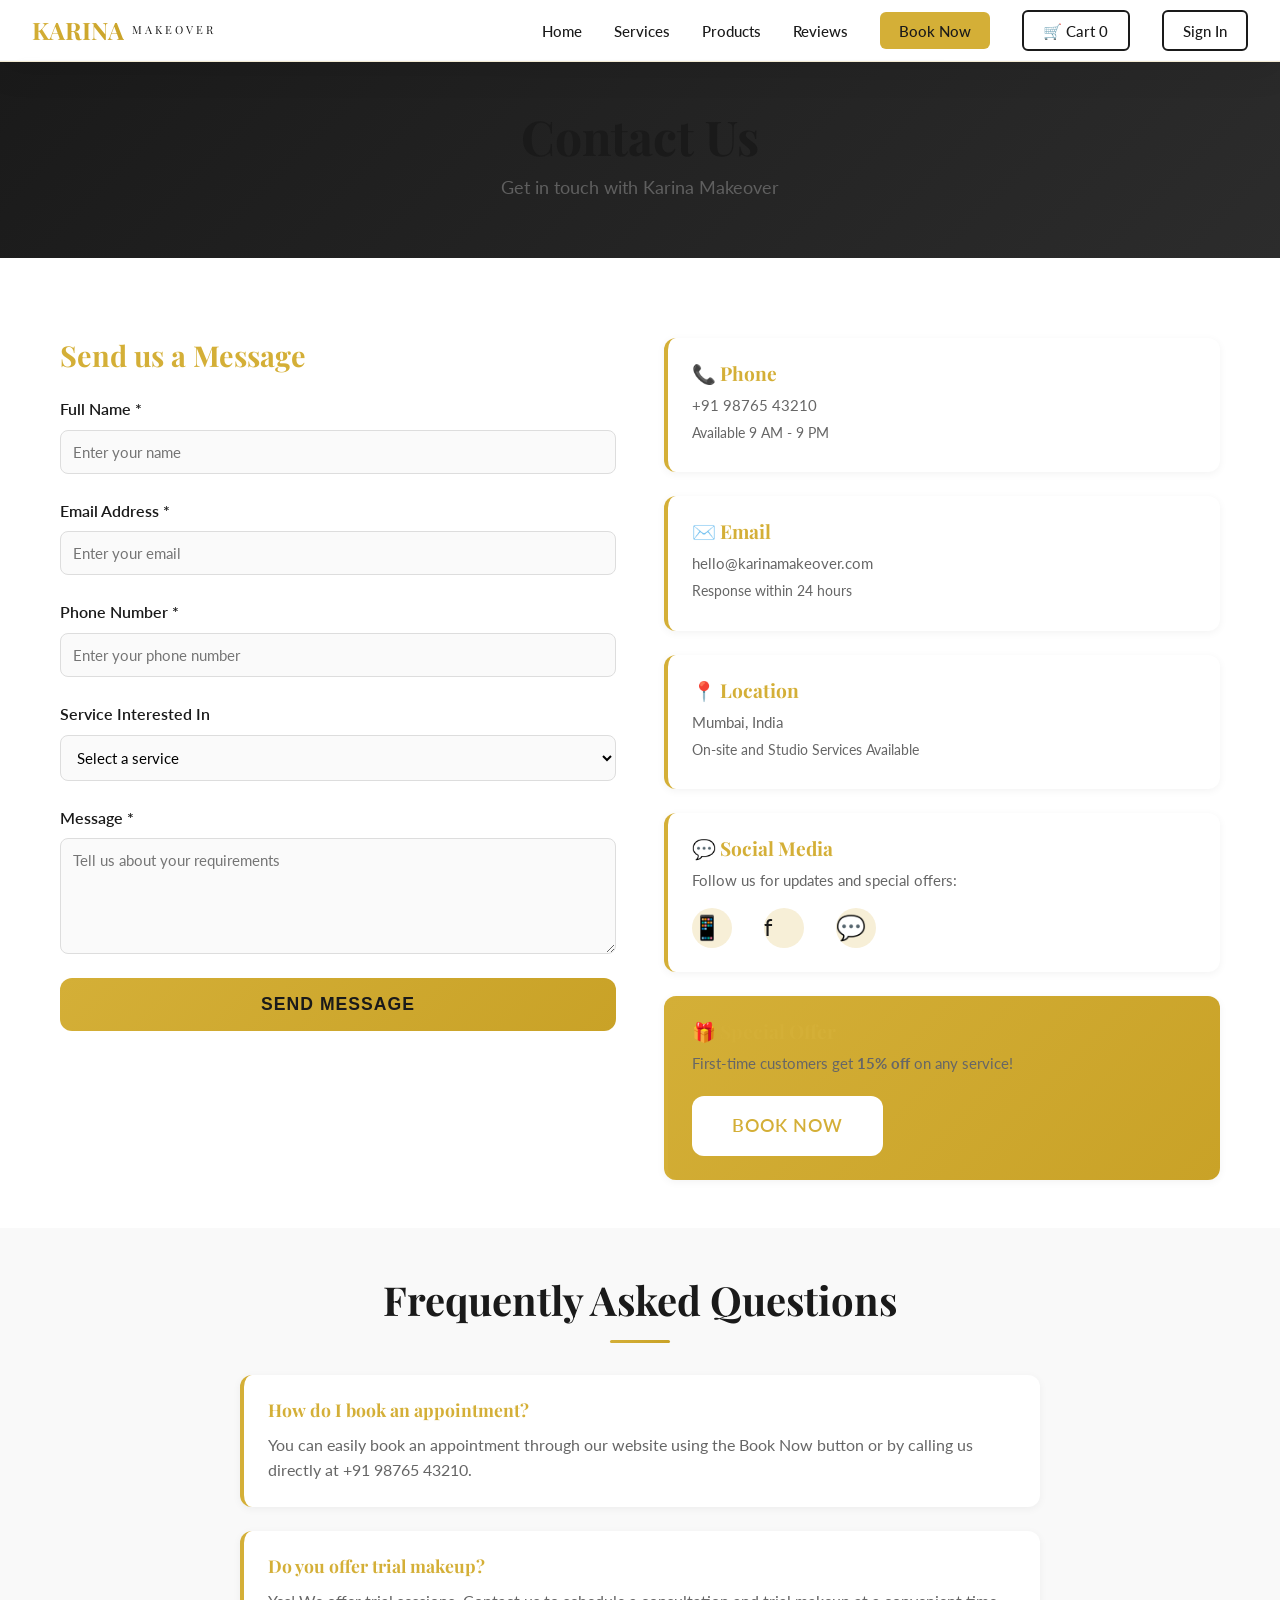
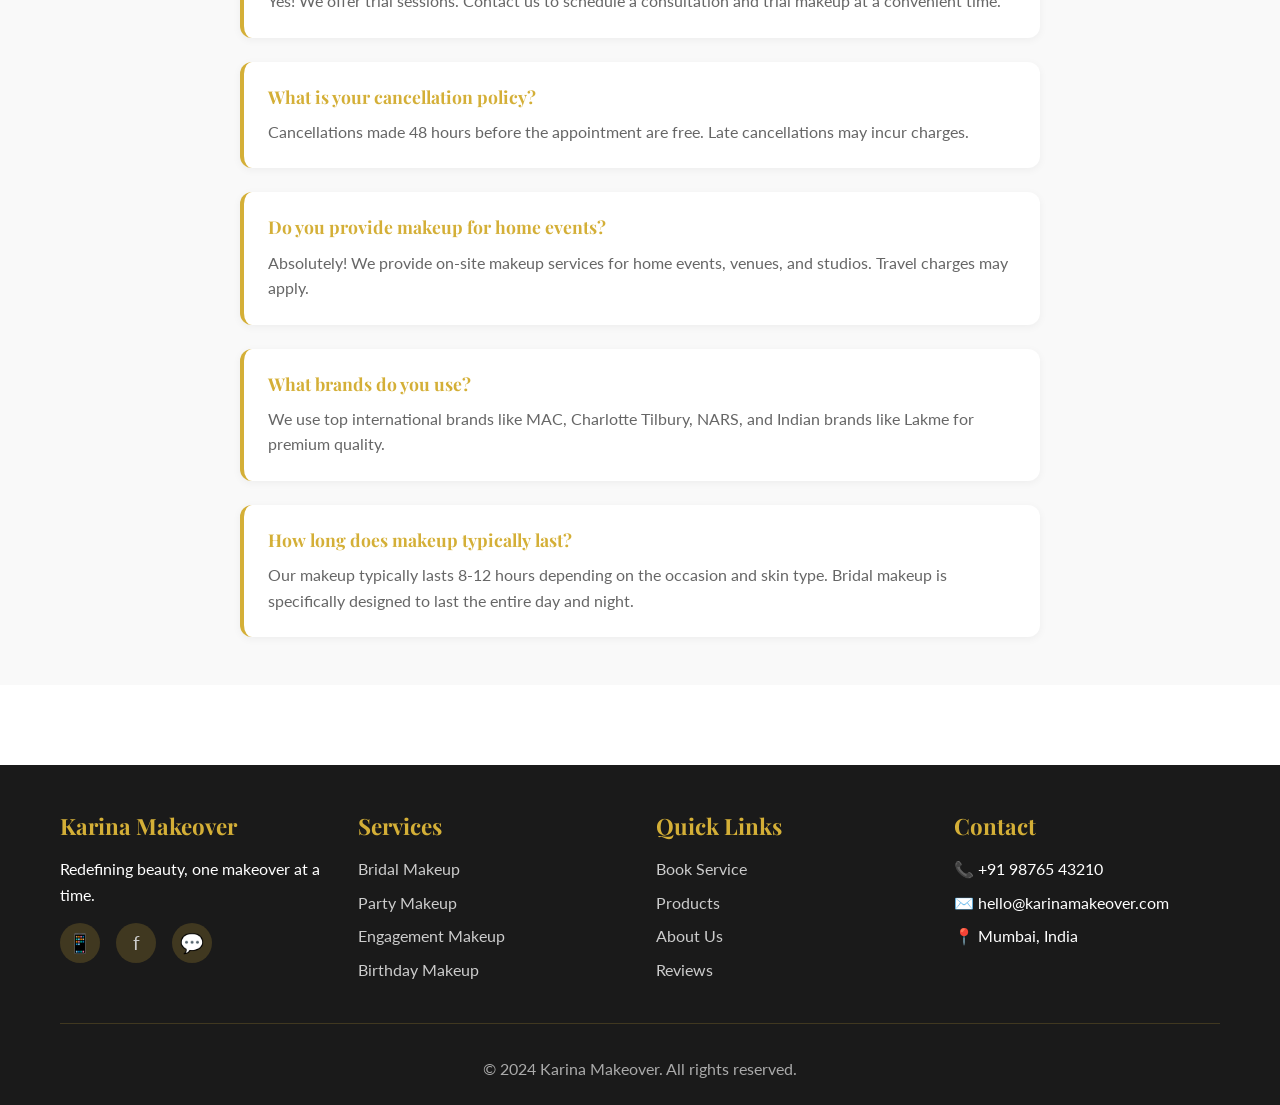
<file: contact.html>
<!DOCTYPE html>
<html lang="en">
<head>
    <meta charset="UTF-8">
    <meta name="viewport" content="width=device-width, initial-scale=1.0">
    <meta name="description" content="Contact Karina Makeover - Get in Touch">
    <title>Contact Us - Karina Makeover</title>
    
    <link rel="stylesheet" href="global.css">
    <link rel="stylesheet" href="contact.css">
    <link href="https://fonts.googleapis.com/css2?family=Playfair+Display:wght@700&family=Lato:wght@300;400;700&display=swap" rel="stylesheet">
</head>
<body>
    <!-- Navigation Bar -->
    <nav class="navbar">
        <div class="nav-container">
            <div class="logo">
                <h1>KARINA</h1>
                <span class="tagline">MAKEOVER</span>
            </div>
            <ul class="nav-menu">
                <li><a href="index.html">Home</a></li>
                <li><a href="services.html">Services</a></li>
                <li><a href="products.html">Products</a></li>
                <li><a href="testimonials.html">Reviews</a></li>
                <li><a href="booking.html" class="btn-primary">Book Now</a></li>
                <li><a href="cart.html" class="btn-secondary cart-btn">🛒 Cart <span id="cartCount">0</span></a></li>
                
                <!-- User Profile Section (shown when logged in) -->
                <li id="profileSection" class="profile-section" style="display: none;">
                    <button id="profileBtn" class="profile-btn">
                        <span class="profile-icon">👤</span>
                        <span id="profileName">User</span>
                    </button>
                    <div id="profileDropdown" class="profile-dropdown">
                        <div class="profile-header">
                            <p id="profileEmail">user@example.com</p>
                        </div>
                        <ul class="profile-menu">
                            <li><a href="account.html">My Account</a></li>
                            <li><a href="booking.html">My Bookings</a></li>
                            <li><a href="cart.html">My Cart</a></li>
                            <li><hr></li>
                            <li><a href="#" id="logoutBtn">Logout</a></li>
                        </ul>
                    </div>
                </li>
                
                <!-- Sign In Button (shown when not logged in) -->
                <li id="signInLink"><a href="login.html" class="btn-secondary">Sign In</a></li>
            </ul>
            <button class="hamburger" id="hamburger">
                <span></span>
                <span></span>
                <span></span>
            </button>
        </div>
    </nav>

    <!-- Page Header -->
    <section class="page-header">
        <div class="container">
            <h1 class="page-title">Contact Us</h1>
            <p class="page-subtitle">Get in touch with Karina Makeover</p>
        </div>
    </section>

    <!-- Contact Content -->
    <section class="contact-section">
        <div class="container">
            <div class="contact-grid">
                <!-- Contact Form -->
                <div class="contact-form-container" data-aos="fade-right">
                    <h2>Send us a Message</h2>
                    <form id="contactForm" onsubmit="handleContactSubmit(event)">
                        <div class="form-group">
                            <label for="contactName">Full Name *</label>
                            <input type="text" id="contactName" name="name" required placeholder="Enter your name">
                        </div>

                        <div class="form-group">
                            <label for="contactEmail">Email Address *</label>
                            <input type="email" id="contactEmail" name="email" required placeholder="Enter your email">
                        </div>

                        <div class="form-group">
                            <label for="contactPhone">Phone Number *</label>
                            <input type="tel" id="contactPhone" name="phone" required placeholder="Enter your phone number">
                        </div>

                        <div class="form-group">
                            <label for="contactService">Service Interested In</label>
                            <select id="contactService" name="service">
                                <option value="">Select a service</option>
                                <option value="bridal">Bridal Makeup</option>
                                <option value="party">Party Makeup</option>
                                <option value="engagement">Engagement Makeup</option>
                                <option value="birthday">Birthday Makeup</option>
                                <option value="other">Other</option>
                            </select>
                        </div>

                        <div class="form-group">
                            <label for="contactMessage">Message *</label>
                            <textarea id="contactMessage" name="message" required placeholder="Tell us about your requirements" rows="5"></textarea>
                        </div>

                        <button type="submit" class="btn btn-primary-large" style="width: 100%;">Send Message</button>
                    </form>
                </div>

                <!-- Contact Info -->
                <div class="contact-info-container" data-aos="fade-left">
                    <div class="contact-info-card">
                        <h3>📞 Phone</h3>
                        <p>+91 98765 43210</p>
                        <p style="font-size: 0.9rem; color: #666;">Available 9 AM - 9 PM</p>
                    </div>

                    <div class="contact-info-card">
                        <h3>✉️ Email</h3>
                        <p>hello@karinamakeover.com</p>
                        <p style="font-size: 0.9rem; color: #666;">Response within 24 hours</p>
                    </div>

                    <div class="contact-info-card">
                        <h3>📍 Location</h3>
                        <p>Mumbai, India</p>
                        <p style="font-size: 0.9rem; color: #666;">On-site and Studio Services Available</p>
                    </div>

                    <div class="contact-info-card">
                        <h3>💬 Social Media</h3>
                        <p>Follow us for updates and special offers:</p>
                        <div class="social-links" style="margin-top: 1rem;">
                            <a href="#" style="display: inline-block; margin-right: 1rem; font-size: 1.5rem;">📱</a>
                            <a href="#" style="display: inline-block; margin-right: 1rem; font-size: 1.5rem;">f</a>
                            <a href="#" style="display: inline-block; font-size: 1.5rem;">💬</a>
                        </div>
                    </div>

                    <div class="contact-info-card" style="background: linear-gradient(135deg, #d4af37, #c9a227); color: white;">
                        <h3>🎁 Special Offer</h3>
                        <p>First-time customers get <strong>15% off</strong> on any service!</p>
                        <a href="booking.html" class="btn btn-primary-large" style="background: white; color: #d4af37; margin-top: 1rem; display: inline-block;">Book Now</a>
                    </div>
                </div>
            </div>
        </div>
    </section>

    <!-- FAQ Section -->
    <section class="faq-section" style="background: #f9f9f9; padding: 3rem 0;">
        <div class="container">
            <h2 class="section-title text-center">Frequently Asked Questions</h2>
            <div class="faq-grid" style="margin-top: 2rem; max-width: 800px; margin-left: auto; margin-right: auto;">
                <div class="faq-item" data-aos="fade-up">
                    <h4>How do I book an appointment?</h4>
                    <p>You can easily book an appointment through our website using the Book Now button or by calling us directly at +91 98765 43210.</p>
                </div>
                <div class="faq-item" data-aos="fade-up" data-aos-delay="100">
                    <h4>Do you offer trial makeup?</h4>
                    <p>Yes! We offer trial sessions. Contact us to schedule a consultation and trial makeup at a convenient time.</p>
                </div>
                <div class="faq-item" data-aos="fade-up" data-aos-delay="200">
                    <h4>What is your cancellation policy?</h4>
                    <p>Cancellations made 48 hours before the appointment are free. Late cancellations may incur charges.</p>
                </div>
                <div class="faq-item" data-aos="fade-up" data-aos-delay="300">
                    <h4>Do you provide makeup for home events?</h4>
                    <p>Absolutely! We provide on-site makeup services for home events, venues, and studios. Travel charges may apply.</p>
                </div>
                <div class="faq-item" data-aos="fade-up" data-aos-delay="400">
                    <h4>What brands do you use?</h4>
                    <p>We use top international brands like MAC, Charlotte Tilbury, NARS, and Indian brands like Lakme for premium quality.</p>
                </div>
                <div class="faq-item" data-aos="fade-up" data-aos-delay="500">
                    <h4>How long does makeup typically last?</h4>
                    <p>Our makeup typically lasts 8-12 hours depending on the occasion and skin type. Bridal makeup is specifically designed to last the entire day and night.</p>
                </div>
            </div>
        </div>
    </section>

    <!-- Footer -->
    <footer class="footer">
        <div class="container">
            <div class="footer-content">
                <div class="footer-section">
                    <h4>Karina Makeover</h4>
                    <p>Redefining beauty, one makeover at a time.</p>
                    <div class="social-links">
                        <a href="#" title="Instagram">📱</a>
                        <a href="#" title="Facebook">f</a>
                        <a href="#" title="WhatsApp">💬</a>
                    </div>
                </div>
                
                <div class="footer-section">
                    <h4>Services</h4>
                    <ul>
                        <li><a href="services.html">Bridal Makeup</a></li>
                        <li><a href="services.html">Party Makeup</a></li>
                        <li><a href="services.html">Engagement Makeup</a></li>
                        <li><a href="services.html">Birthday Makeup</a></li>
                    </ul>
                </div>
                
                <div class="footer-section">
                    <h4>Quick Links</h4>
                    <ul>
                        <li><a href="booking.html">Book Service</a></li>
                        <li><a href="products.html">Products</a></li>
                        <li><a href="about.html">About Us</a></li>
                        <li><a href="testimonials.html">Reviews</a></li>
                    </ul>
                </div>
                
                <div class="footer-section">
                    <h4>Contact</h4>
                    <p>📞 +91 98765 43210</p>
                    <p>✉️ hello@karinamakeover.com</p>
                    <p>📍 Mumbai, India</p>
                </div>
            </div>
            
            <div class="footer-bottom">
                <p>&copy; 2024 Karina Makeover. All rights reserved.</p>
            </div>
        </div>
    </footer>

    <script>
        function handleContactSubmit(e) {
            e.preventDefault();
            const name = document.getElementById('contactName').value;
            const email = document.getElementById('contactEmail').value;
            const phone = document.getElementById('contactPhone').value;
            const service = document.getElementById('contactService').value;
            const message = document.getElementById('contactMessage').value;

            // Save to localStorage for demo
            const contact = { name, email, phone, service, message, date: new Date().toISOString() };
            let contacts = JSON.parse(localStorage.getItem('contacts')) || [];
            contacts.push(contact);
            localStorage.setItem('contacts', JSON.stringify(contacts));

            showNotification('Thank you! We will get back to you soon.', 'success');
            document.getElementById('contactForm').reset();
        }
    </script>
    <script src="common.js"></script>
</body>
</html>
</file>
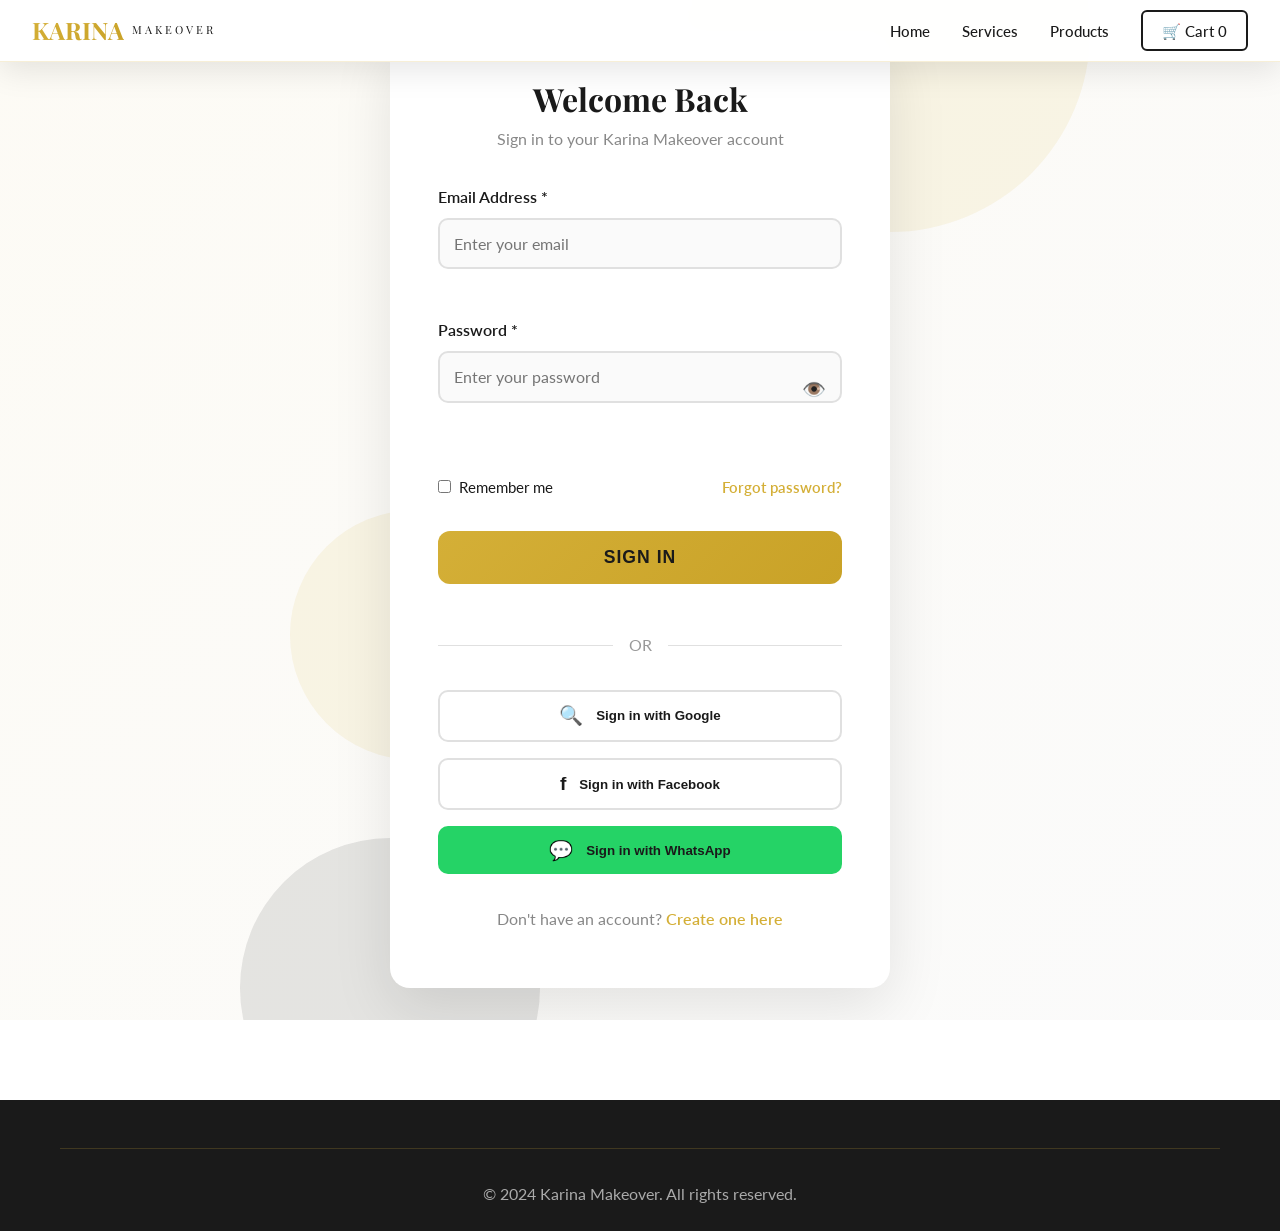
<file: login.html>
<!DOCTYPE html>
<html lang="en">
<head>
    <meta charset="UTF-8">
    <meta name="viewport" content="width=device-width, initial-scale=1.0">
    <meta name="description" content="Karina Makeover - Login to Your Account">
    <title>Login - Karina Makeover</title>
    
    <link rel="stylesheet" href="global.css">
    <link rel="stylesheet" href="auth.css">
    <link href="https://fonts.googleapis.com/css2?family=Playfair+Display:wght@700&family=Lato:wght@300;400;700&display=swap" rel="stylesheet">
</head>
<body>
    <!-- Navigation Bar -->
    <nav class="navbar">
        <div class="nav-container">
            <div class="logo">
                <h1>KARINA</h1>
                <span class="tagline">MAKEOVER</span>
            </div>
            <ul class="nav-menu">
                <li><a href="index.html">Home</a></li>
                <li><a href="services.html">Services</a></li>
                <li><a href="products.html">Products</a></li>
                <li><a href="cart.html" class="btn-secondary cart-btn">🛒 Cart <span id="cartCount">0</span></a></li>
                
                <!-- User Profile Section (shown when logged in) -->
                <li id="profileSection" class="profile-section" style="display: none;">
                    <button id="profileBtn" class="profile-btn">
                        <span class="profile-icon">👤</span>
                        <span id="profileName">User</span>
                    </button>
                    <div id="profileDropdown" class="profile-dropdown">
                        <div class="profile-header">
                            <p id="profileEmail">user@example.com</p>
                        </div>
                        <ul class="profile-menu">
                            <li><a href="account.html">My Account</a></li>
                            <li><a href="booking.html">My Bookings</a></li>
                            <li><a href="cart.html">My Cart</a></li>
                            <li><hr></li>
                            <li><a href="#" id="logoutBtn">Logout</a></li>
                        </ul>
                    </div>
                </li>
            </ul>
            <button class="hamburger" id="hamburger">
                <span></span>
                <span></span>
                <span></span>
            </button>
        </div>
    </nav>

    <!-- Auth Container -->
    <section class="auth-section">
        <div class="auth-container">
            <div class="auth-card">
                <div class="auth-header">
                    <h1>Welcome Back</h1>
                    <p>Sign in to your Karina Makeover account</p>
                </div>

                <form id="loginForm" class="auth-form">
                    <div class="form-group">
                        <label for="loginEmail">Email Address *</label>
                        <input type="email" id="loginEmail" name="email" required placeholder="Enter your email">
                        <span class="error-message" id="emailError"></span>
                    </div>

                    <div class="form-group">
                        <label for="loginPassword">Password *</label>
                        <div class="password-input-group">
                            <input type="password" id="loginPassword" name="password" required placeholder="Enter your password">
                            <button type="button" class="toggle-password" onclick="togglePassword('loginPassword')">👁️</button>
                        </div>
                        <span class="error-message" id="passwordError"></span>
                    </div>

                    <div class="form-options">
                        <label class="remember-me">
                            <input type="checkbox" name="rememberMe">
                            <span>Remember me</span>
                        </label>
                        <a href="#" class="forgot-password">Forgot password?</a>
                    </div>

                    <button type="submit" class="btn btn-primary-large full-width">Sign In</button>
                </form>

                <div class="divider">
                    <span>OR</span>
                </div>

                <div class="social-auth">
                    <button type="button" class="social-btn google" onclick="handleGoogleSignIn()">
                        <span>🔍</span> Sign in with Google
                    </button>
                    <button type="button" class="social-btn facebook" onclick="handleFacebookSignIn()">
                        <span>f</span> Sign in with Facebook
                    </button>
                    <button type="button" class="social-btn whatsapp" onclick="handleWhatsAppSignIn()" style="background: #25D366; border: none;">
                        <span>💬</span> Sign in with WhatsApp
                    </button>
                </div>

                <div class="auth-footer">
                    <p>Don't have an account? <a href="register.html">Create one here</a></p>
                </div>
            </div>

            <div class="auth-decoration">
                <div class="decoration-circle circle-1"></div>
                <div class="decoration-circle circle-2"></div>
                <div class="decoration-circle circle-3"></div>
            </div>
        </div>
    </section>

    <!-- Footer -->
    <footer class="footer">
        <div class="container">
            <div class="footer-bottom">
                <p>&copy; 2024 Karina Makeover. All rights reserved.</p>
            </div>
        </div>
    </footer>

    <script src="sms-service.js"></script>
    <script src="social-login.js"></script>
    <script src="common.js"></script>
    <script src="auth.js"></script>
</body>
</html>
</file>
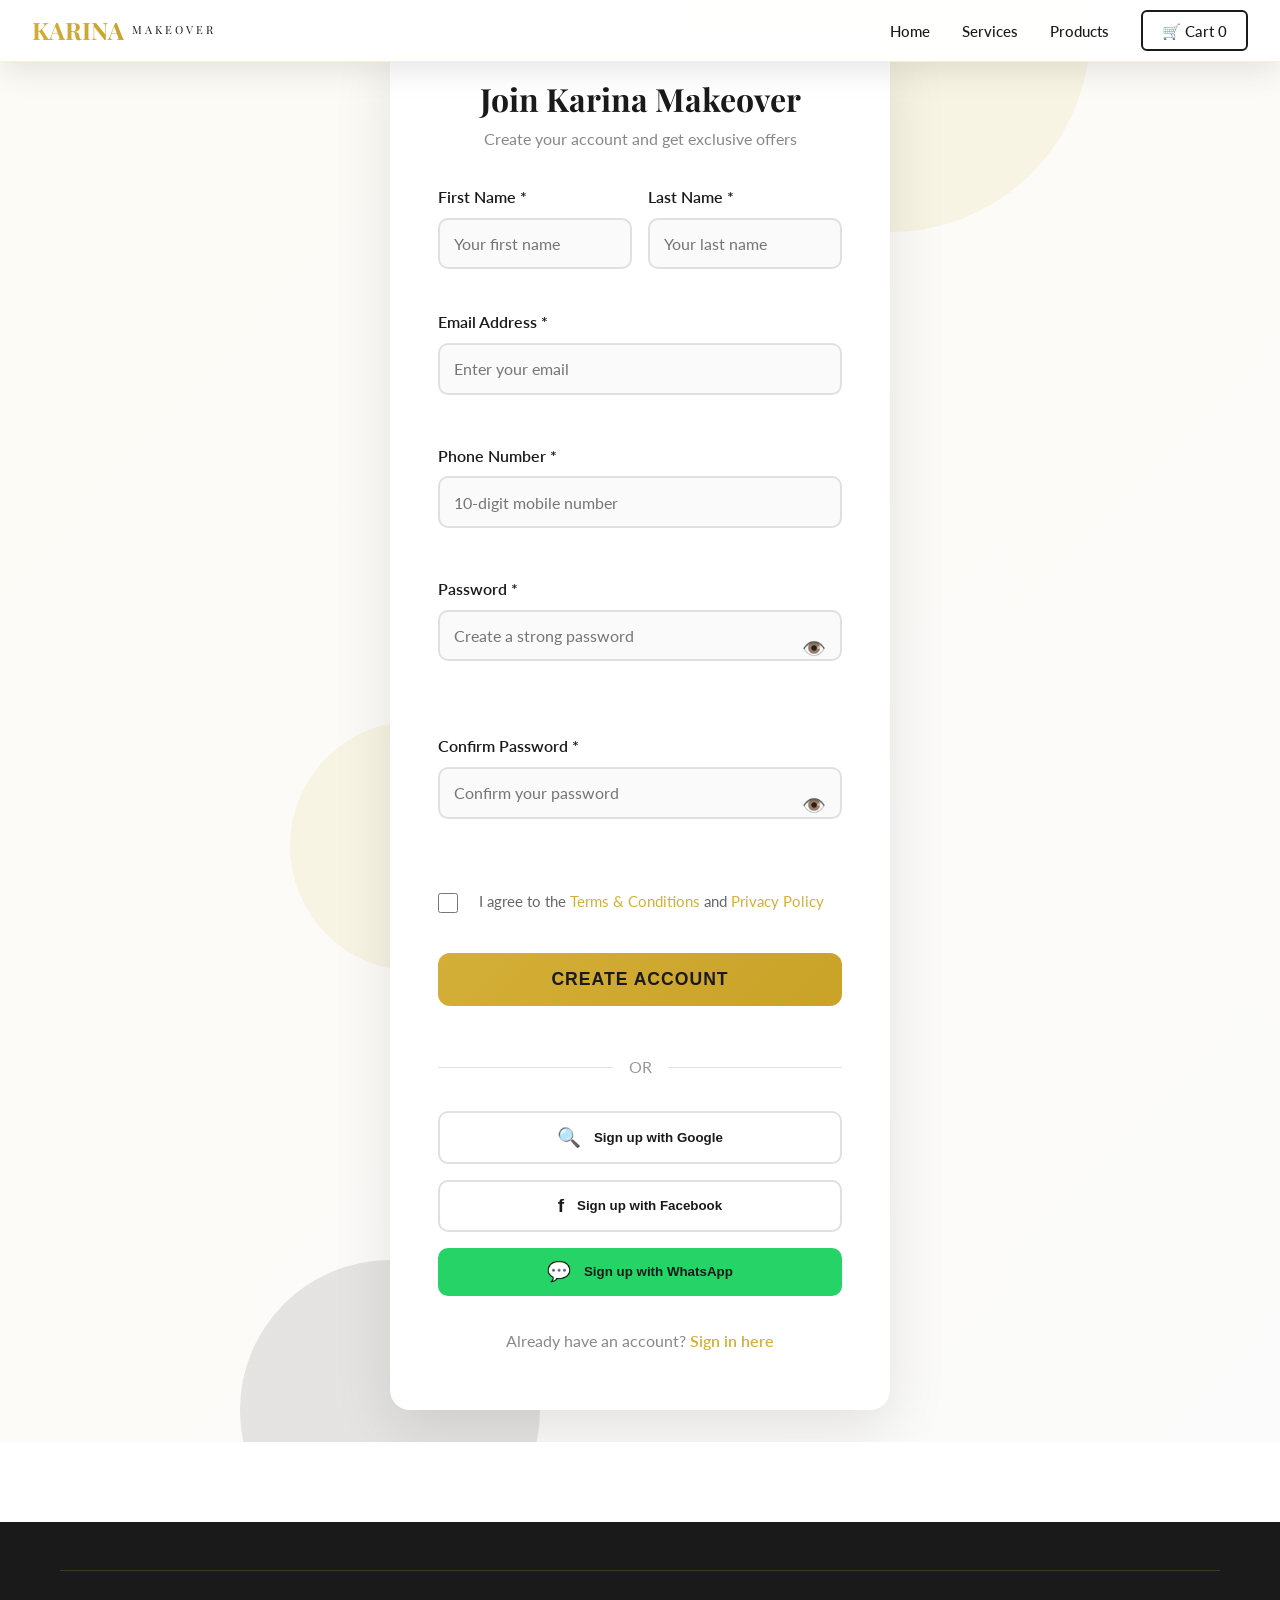
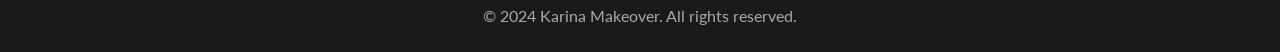
<file: register.html>
<!DOCTYPE html>
<html lang="en">
<head>
    <meta charset="UTF-8">
    <meta name="viewport" content="width=device-width, initial-scale=1.0">
    <meta name="description" content="Karina Makeover - Create Your Account">
    <title>Register - Karina Makeover</title>
    
    <link rel="stylesheet" href="global.css">
    <link rel="stylesheet" href="auth.css">
    <link href="https://fonts.googleapis.com/css2?family=Playfair+Display:wght@700&family=Lato:wght@300;400;700&display=swap" rel="stylesheet">
</head>
<body>
    <!-- Navigation Bar -->
    <nav class="navbar">
        <div class="nav-container">
            <div class="logo">
                <h1>KARINA</h1>
                <span class="tagline">MAKEOVER</span>
            </div>
            <ul class="nav-menu">
                <li><a href="index.html">Home</a></li>
                <li><a href="services.html">Services</a></li>
                <li><a href="products.html">Products</a></li>
                <li><a href="cart.html" class="btn-secondary cart-btn">🛒 Cart <span id="cartCount">0</span></a></li>
                
                <!-- User Profile Section (shown when logged in) -->
                <li id="profileSection" class="profile-section" style="display: none;">
                    <button id="profileBtn" class="profile-btn">
                        <span class="profile-icon">👤</span>
                        <span id="profileName">User</span>
                    </button>
                    <div id="profileDropdown" class="profile-dropdown">
                        <div class="profile-header">
                            <p id="profileEmail">user@example.com</p>
                        </div>
                        <ul class="profile-menu">
                            <li><a href="account.html">My Account</a></li>
                            <li><a href="booking.html">My Bookings</a></li>
                            <li><a href="cart.html">My Cart</a></li>
                            <li><hr></li>
                            <li><a href="#" id="logoutBtn">Logout</a></li>
                        </ul>
                    </div>
                </li>
            </ul>
            <button class="hamburger" id="hamburger">
                <span></span>
                <span></span>
                <span></span>
            </button>
        </div>
    </nav>

    <!-- Auth Container -->
    <section class="auth-section">
        <div class="auth-container">
            <div class="auth-card">
                <div class="auth-header">
                    <h1>Join Karina Makeover</h1>
                    <p>Create your account and get exclusive offers</p>
                </div>

                <form id="registerForm" class="auth-form">
                    <div class="form-row">
                        <div class="form-group">
                            <label for="firstName">First Name *</label>
                            <input type="text" id="firstName" name="firstName" required placeholder="Your first name">
                            <span class="error-message"></span>
                        </div>
                        <div class="form-group">
                            <label for="lastName">Last Name *</label>
                            <input type="text" id="lastName" name="lastName" required placeholder="Your last name">
                            <span class="error-message"></span>
                        </div>
                    </div>

                    <div class="form-group">
                        <label for="registerEmail">Email Address *</label>
                        <input type="email" id="registerEmail" name="email" required placeholder="Enter your email">
                        <span class="error-message"></span>
                    </div>

                    <div class="form-group">
                        <label for="phone">Phone Number *</label>
                        <input type="tel" id="phone" name="phone" pattern="[0-9]{10}" required placeholder="10-digit mobile number">
                        <span class="error-message"></span>
                    </div>

                    <div class="form-group">
                        <label for="registerPassword">Password *</label>
                        <div class="password-input-group">
                            <input type="password" id="registerPassword" name="password" required placeholder="Create a strong password">
                            <button type="button" class="toggle-password" onclick="togglePassword('registerPassword')">👁️</button>
                        </div>
                        <span class="error-message"></span>
                        <div class="password-strength" id="passwordStrength">
                            <div class="strength-meter"></div>
                            <span class="strength-text"></span>
                        </div>
                    </div>

                    <div class="form-group">
                        <label for="confirmPassword">Confirm Password *</label>
                        <div class="password-input-group">
                            <input type="password" id="confirmPassword" name="confirmPassword" required placeholder="Confirm your password">
                            <button type="button" class="toggle-password" onclick="togglePassword('confirmPassword')">👁️</button>
                        </div>
                        <span class="error-message"></span>
                    </div>

                    <div class="form-group checkbox">
                        <input type="checkbox" id="termsRegister" name="terms" required>
                        <label for="termsRegister">I agree to the <a href="#">Terms & Conditions</a> and <a href="#">Privacy Policy</a></label>
                        <span class="error-message"></span>
                    </div>

                    <button type="submit" class="btn btn-primary-large full-width">Create Account</button>
                </form>

                <div class="divider">
                    <span>OR</span>
                </div>

                <div class="social-auth">
                    <button type="button" class="social-btn google" onclick="handleGoogleSignIn()">
                        <span>🔍</span> Sign up with Google
                    </button>
                    <button type="button" class="social-btn facebook" onclick="handleFacebookSignIn()">
                        <span>f</span> Sign up with Facebook
                    </button>
                    <button type="button" class="social-btn whatsapp" onclick="handleWhatsAppSignIn()" style="background: #25D366; border: none;">
                        <span>💬</span> Sign up with WhatsApp
                    </button>
                </div>

                <div class="auth-footer">
                    <p>Already have an account? <a href="login.html">Sign in here</a></p>
                </div>
            </div>

            <div class="auth-decoration">
                <div class="decoration-circle circle-1"></div>
                <div class="decoration-circle circle-2"></div>
                <div class="decoration-circle circle-3"></div>
            </div>
        </div>
    </section>

    <!-- Footer -->
    <footer class="footer">
        <div class="container">
            <div class="footer-bottom">
                <p>&copy; 2024 Karina Makeover. All rights reserved.</p>
            </div>
        </div>
    </footer>

    <script src="sms-service.js"></script>
    <script src="social-login.js"></script>
    <script src="common.js"></script>
    <script src="auth.js"></script>
</body>
</html>
</file>
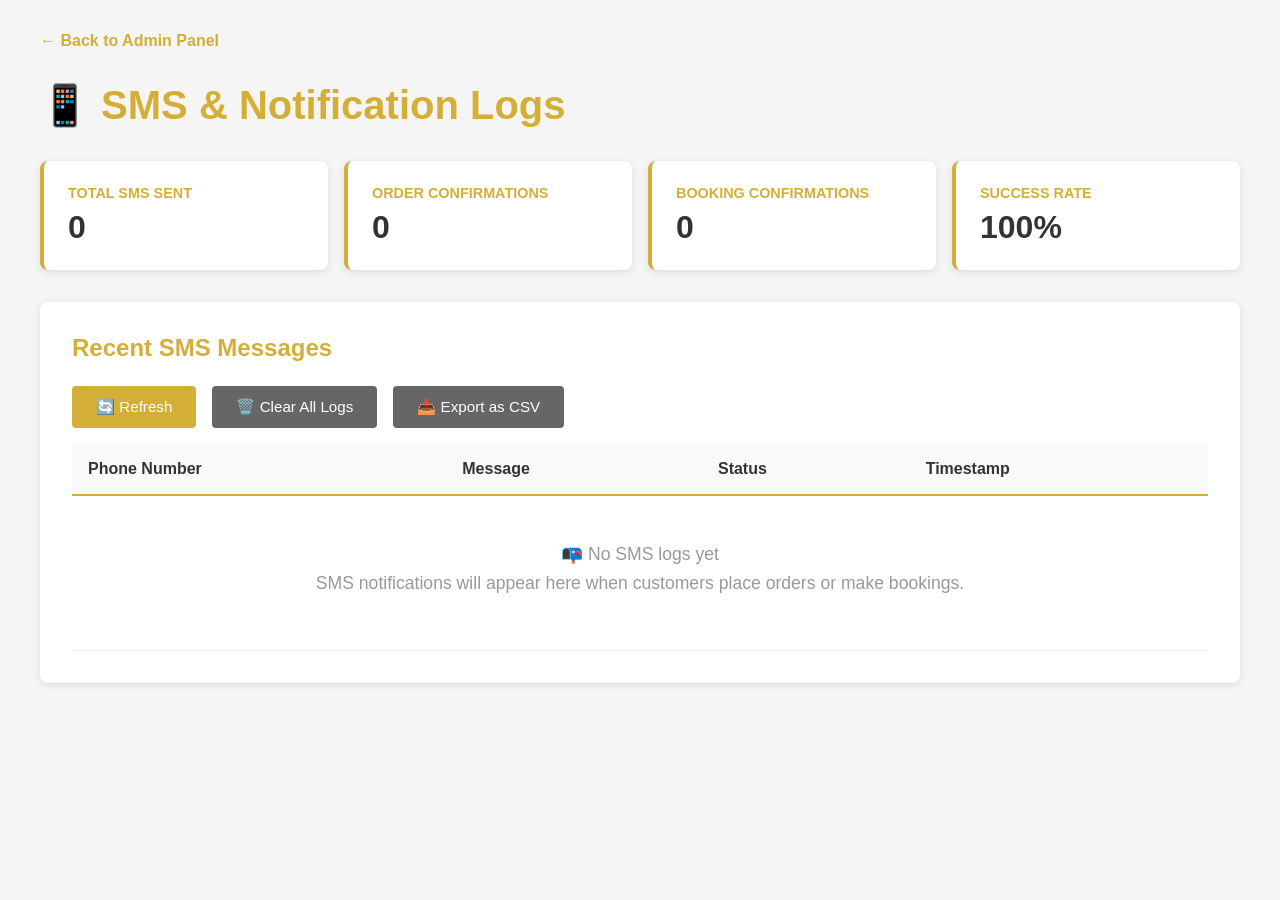
<file: sms-logs.html>
<!DOCTYPE html>
<html lang="en">
<head>
    <meta charset="UTF-8">
    <meta name="viewport" content="width=device-width, initial-scale=1.0">
    <meta name="description" content="SMS & Notification Logs - Karina Makeover">
    <title>SMS Logs - Karina Makeover Admin</title>
    
    <style>
        * {
            margin: 0;
            padding: 0;
            box-sizing: border-box;
        }

        body {
            font-family: 'Lato', sans-serif;
            background: #f5f5f5;
            padding: 2rem;
        }

        .container {
            max-width: 1200px;
            margin: 0 auto;
        }

        h1 {
            color: #d4af37;
            margin-bottom: 2rem;
            font-size: 2.5rem;
        }

        .stats-container {
            display: grid;
            grid-template-columns: repeat(auto-fit, minmax(200px, 1fr));
            gap: 1rem;
            margin-bottom: 2rem;
        }

        .stat-card {
            background: white;
            padding: 1.5rem;
            border-radius: 8px;
            box-shadow: 0 2px 8px rgba(0,0,0,0.1);
            border-left: 4px solid #d4af37;
        }

        .stat-card h3 {
            color: #d4af37;
            font-size: 0.9rem;
            margin-bottom: 0.5rem;
            text-transform: uppercase;
        }

        .stat-card .number {
            font-size: 2rem;
            font-weight: bold;
            color: #333;
        }

        .logs-container {
            background: white;
            border-radius: 8px;
            padding: 2rem;
            box-shadow: 0 2px 8px rgba(0,0,0,0.1);
        }

        .logs-container h2 {
            color: #d4af37;
            margin-bottom: 1.5rem;
        }

        table {
            width: 100%;
            border-collapse: collapse;
        }

        th {
            background: #f9f9f9;
            padding: 1rem;
            text-align: left;
            border-bottom: 2px solid #d4af37;
            color: #333;
            font-weight: 600;
        }

        td {
            padding: 1rem;
            border-bottom: 1px solid #eee;
        }

        tr:hover {
            background: #f9f9f9;
        }

        .status-sent {
            color: #27ae60;
            font-weight: 600;
        }

        .status-pending {
            color: #f39c12;
            font-weight: 600;
        }

        .status-failed {
            color: #e74c3c;
            font-weight: 600;
        }

        .message-preview {
            max-width: 300px;
            color: #666;
            font-size: 0.9rem;
        }

        .timestamp {
            color: #999;
            font-size: 0.9rem;
        }

        .btn {
            background: #d4af37;
            color: white;
            border: none;
            padding: 0.75rem 1.5rem;
            border-radius: 4px;
            cursor: pointer;
            font-size: 0.95rem;
            margin-right: 0.5rem;
        }

        .btn:hover {
            background: #c9a227;
        }

        .btn-secondary {
            background: #666;
        }

        .btn-secondary:hover {
            background: #555;
        }

        .button-group {
            margin-bottom: 1rem;
            display: flex;
            gap: 0.5rem;
        }

        .empty-state {
            text-align: center;
            padding: 2rem;
            color: #999;
        }

        .empty-state p {
            font-size: 1.1rem;
            margin-bottom: 0.5rem;
        }

        .back-link {
            display: inline-block;
            margin-bottom: 2rem;
            color: #d4af37;
            text-decoration: none;
            font-weight: 600;
        }

        .back-link:hover {
            text-decoration: underline;
        }
    </style>
</head>
<body>
    <div class="container">
        <a href="admin.html" class="back-link">← Back to Admin Panel</a>

        <h1>📱 SMS & Notification Logs</h1>

        <!-- Statistics -->
        <div class="stats-container">
            <div class="stat-card">
                <h3>Total SMS Sent</h3>
                <div class="number" id="totalSMS">0</div>
            </div>
            <div class="stat-card">
                <h3>Order Confirmations</h3>
                <div class="number" id="orderSMS">0</div>
            </div>
            <div class="stat-card">
                <h3>Booking Confirmations</h3>
                <div class="number" id="bookingSMS">0</div>
            </div>
            <div class="stat-card">
                <h3>Success Rate</h3>
                <div class="number" id="successRate">100%</div>
            </div>
        </div>

        <!-- SMS Logs -->
        <div class="logs-container">
            <h2>Recent SMS Messages</h2>
            
            <div class="button-group">
                <button class="btn" onclick="loadSMSLogs()">🔄 Refresh</button>
                <button class="btn btn-secondary" onclick="clearAllLogs()">🗑️ Clear All Logs</button>
                <button class="btn btn-secondary" onclick="exportLogs()">📥 Export as CSV</button>
            </div>

            <table>
                <thead>
                    <tr>
                        <th>Phone Number</th>
                        <th>Message</th>
                        <th>Status</th>
                        <th>Timestamp</th>
                    </tr>
                </thead>
                <tbody id="smsTableBody">
                    <tr>
                        <td colspan="4" style="text-align: center; color: #999; padding: 2rem;">
                            Loading SMS logs...
                        </td>
                    </tr>
                </tbody>
            </table>
        </div>
    </div>

    <script>
        // Load SMS logs on page load
        window.addEventListener('load', function() {
            loadSMSLogs();
        });

        function loadSMSLogs() {
            const smsLog = JSON.parse(localStorage.getItem('smsLog')) || [];
            const tableBody = document.getElementById('smsTableBody');

            // Calculate stats
            document.getElementById('totalSMS').textContent = smsLog.length;
            
            // Count order vs booking SMS (simple heuristic)
            const orderCount = smsLog.filter(s => s.message.includes('ORDER')).length;
            const bookingCount = smsLog.filter(s => s.message.includes('BOOKING')).length;
            
            document.getElementById('orderSMS').textContent = orderCount;
            document.getElementById('bookingSMS').textContent = bookingCount;
            document.getElementById('successRate').textContent = '100%';

            if (smsLog.length === 0) {
                tableBody.innerHTML = `
                    <tr>
                        <td colspan="4">
                            <div class="empty-state">
                                <p>📭 No SMS logs yet</p>
                                <p>SMS notifications will appear here when customers place orders or make bookings.</p>
                            </div>
                        </td>
                    </tr>
                `;
                return;
            }

            // Sort by timestamp (newest first)
            smsLog.sort((a, b) => new Date(b.timestamp) - new Date(a.timestamp));

            // Display logs
            tableBody.innerHTML = smsLog.map(log => {
                const date = new Date(log.timestamp);
                const timeString = date.toLocaleString('en-IN', { 
                    year: 'numeric',
                    month: 'short',
                    day: 'numeric',
                    hour: '2-digit',
                    minute: '2-digit',
                    second: '2-digit'
                });

                return `
                    <tr>
                        <td><strong>${log.phone}</strong></td>
                        <td><div class="message-preview">${log.message}</div></td>
                        <td><span class="status-${log.status}">${log.status.toUpperCase()}</span></td>
                        <td><span class="timestamp">${timeString}</span></td>
                    </tr>
                `;
            }).join('');
        }

        function clearAllLogs() {
            if (confirm('⚠️ Are you sure you want to clear all SMS logs? This cannot be undone.')) {
                localStorage.removeItem('smsLog');
                loadSMSLogs();
                alert('✅ All SMS logs cleared!');
            }
        }

        function exportLogs() {
            const smsLog = JSON.parse(localStorage.getItem('smsLog')) || [];
            
            if (smsLog.length === 0) {
                alert('❌ No logs to export');
                return;
            }

            // Create CSV content
            let csv = 'Phone Number,Message,Status,Timestamp\n';
            smsLog.forEach(log => {
                const date = new Date(log.timestamp).toISOString();
                csv += `"${log.phone}","${log.message}","${log.status}","${date}"\n`;
            });

            // Download CSV
            const blob = new Blob([csv], { type: 'text/csv' });
            const url = window.URL.createObjectURL(blob);
            const a = document.createElement('a');
            a.href = url;
            a.download = `sms-logs-${new Date().toISOString().split('T')[0]}.csv`;
            document.body.appendChild(a);
            a.click();
            document.body.removeChild(a);
            window.URL.revokeObjectURL(url);
        }
    </script>
</body>
</html>
</file>
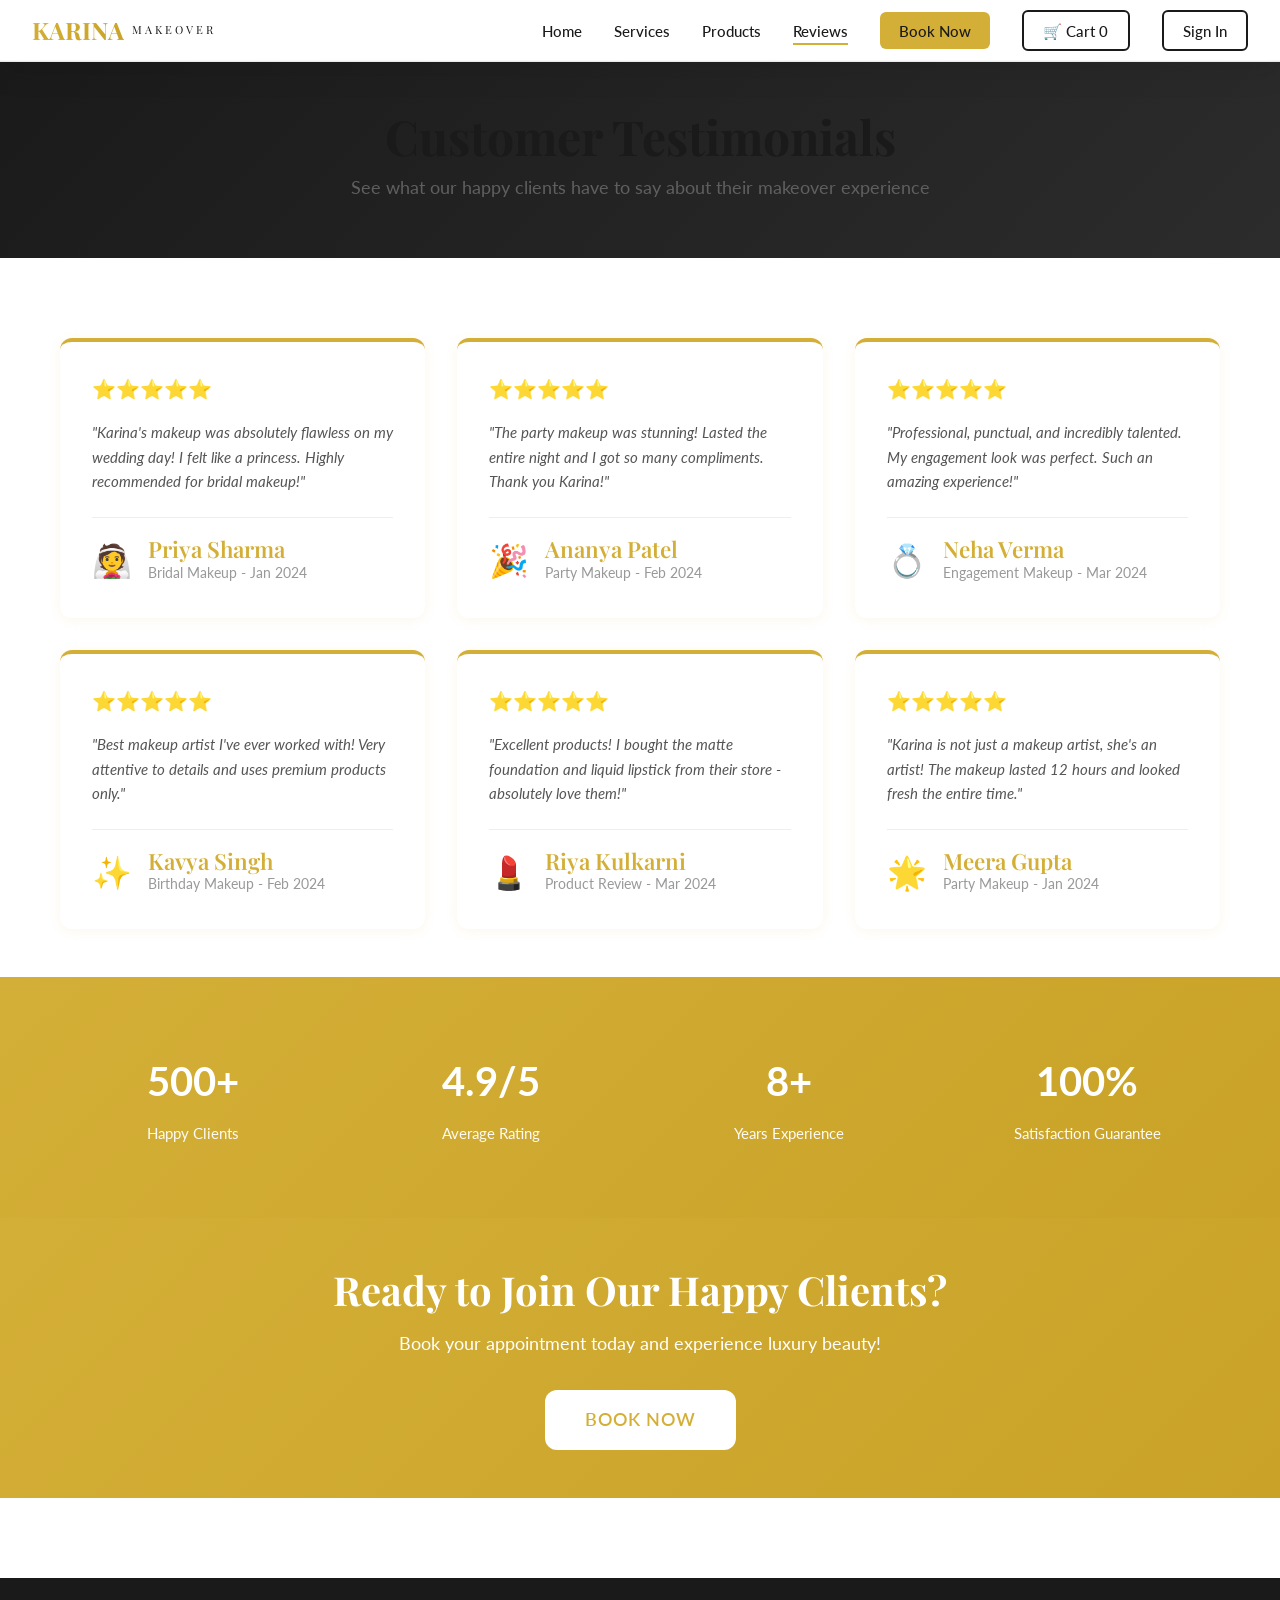
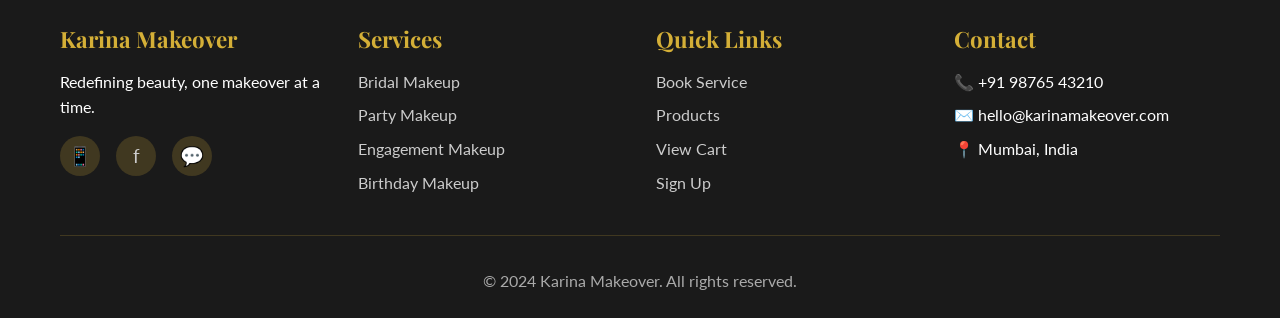
<file: testimonials.html>
<!DOCTYPE html>
<html lang="en">
<head>
    <meta charset="UTF-8">
    <meta name="viewport" content="width=device-width, initial-scale=1.0">
    <meta name="description" content="Karina Makeover - Customer Testimonials & Reviews">
    <title>Testimonials - Karina Makeover</title>
    
    <link rel="stylesheet" href="global.css">
    <link rel="stylesheet" href="testimonials.css">
    <link href="https://fonts.googleapis.com/css2?family=Playfair+Display:wght@700&family=Lato:wght@300;400;700&display=swap" rel="stylesheet">
</head>
<body>
    <!-- Navigation Bar -->
    <nav class="navbar">
        <div class="nav-container">
            <div class="logo">
                <h1>KARINA</h1>
                <span class="tagline">MAKEOVER</span>
            </div>
            <ul class="nav-menu">
                <li><a href="index.html">Home</a></li>
                <li><a href="services.html">Services</a></li>
                <li><a href="products.html">Products</a></li>
                <li><a href="testimonials.html" class="active">Reviews</a></li>
                <li><a href="booking.html" class="btn-primary">Book Now</a></li>
                <li><a href="cart.html" class="btn-secondary cart-btn">🛒 Cart <span id="cartCount">0</span></a></li>
                
                <!-- User Profile Section (shown when logged in) -->
                <li id="profileSection" class="profile-section" style="display: none;">
                    <button id="profileBtn" class="profile-btn">
                        <span class="profile-icon">👤</span>
                        <span id="profileName">User</span>
                    </button>
                    <div id="profileDropdown" class="profile-dropdown">
                        <div class="profile-header">
                            <p id="profileEmail">user@example.com</p>
                        </div>
                        <ul class="profile-menu">
                            <li><a href="account.html">My Account</a></li>
                            <li><a href="booking.html">My Bookings</a></li>
                            <li><a href="cart.html">My Cart</a></li>
                            <li><hr></li>
                            <li><a href="#" id="logoutBtn">Logout</a></li>
                        </ul>
                    </div>
                </li>
                
                <!-- Sign In Button (shown when not logged in) -->
                <li id="signInLink"><a href="login.html" class="btn-secondary">Sign In</a></li>
            </ul>
            <button class="hamburger" id="hamburger">
                <span></span>
                <span></span>
                <span></span>
            </button>
        </div>
    </nav>

    <!-- Page Header -->
    <section class="page-header">
        <div class="container">
            <h1 class="page-title">Customer Testimonials</h1>
            <p class="page-subtitle">See what our happy clients have to say about their makeover experience</p>
        </div>
    </section>

    <!-- Testimonials Grid -->
    <section class="testimonials-section">
        <div class="container">
            <div class="testimonials-grid">
                <!-- Testimonial 1 -->
                <div class="testimonial-card" data-aos="fade-up">
                    <div class="stars">⭐⭐⭐⭐⭐</div>
                    <p class="review-text">"Karina's makeup was absolutely flawless on my wedding day! I felt like a princess. Highly recommended for bridal makeup!"</p>
                    <div class="reviewer-info">
                        <div class="reviewer-avatar">👰</div>
                        <div>
                            <h4>Priya Sharma</h4>
                            <p>Bridal Makeup - Jan 2024</p>
                        </div>
                    </div>
                </div>

                <!-- Testimonial 2 -->
                <div class="testimonial-card" data-aos="fade-up" data-aos-delay="100">
                    <div class="stars">⭐⭐⭐⭐⭐</div>
                    <p class="review-text">"The party makeup was stunning! Lasted the entire night and I got so many compliments. Thank you Karina!"</p>
                    <div class="reviewer-info">
                        <div class="reviewer-avatar">🎉</div>
                        <div>
                            <h4>Ananya Patel</h4>
                            <p>Party Makeup - Feb 2024</p>
                        </div>
                    </div>
                </div>

                <!-- Testimonial 3 -->
                <div class="testimonial-card" data-aos="fade-up" data-aos-delay="200">
                    <div class="stars">⭐⭐⭐⭐⭐</div>
                    <p class="review-text">"Professional, punctual, and incredibly talented. My engagement look was perfect. Such an amazing experience!"</p>
                    <div class="reviewer-info">
                        <div class="reviewer-avatar">💍</div>
                        <div>
                            <h4>Neha Verma</h4>
                            <p>Engagement Makeup - Mar 2024</p>
                        </div>
                    </div>
                </div>

                <!-- Testimonial 4 -->
                <div class="testimonial-card" data-aos="fade-up" data-aos-delay="300">
                    <div class="stars">⭐⭐⭐⭐⭐</div>
                    <p class="review-text">"Best makeup artist I've ever worked with! Very attentive to details and uses premium products only."</p>
                    <div class="reviewer-info">
                        <div class="reviewer-avatar">✨</div>
                        <div>
                            <h4>Kavya Singh</h4>
                            <p>Birthday Makeup - Feb 2024</p>
                        </div>
                    </div>
                </div>

                <!-- Testimonial 5 -->
                <div class="testimonial-card" data-aos="fade-up" data-aos-delay="400">
                    <div class="stars">⭐⭐⭐⭐⭐</div>
                    <p class="review-text">"Excellent products! I bought the matte foundation and liquid lipstick from their store - absolutely love them!"</p>
                    <div class="reviewer-info">
                        <div class="reviewer-avatar">💄</div>
                        <div>
                            <h4>Riya Kulkarni</h4>
                            <p>Product Review - Mar 2024</p>
                        </div>
                    </div>
                </div>

                <!-- Testimonial 6 -->
                <div class="testimonial-card" data-aos="fade-up" data-aos-delay="500">
                    <div class="stars">⭐⭐⭐⭐⭐</div>
                    <p class="review-text">"Karina is not just a makeup artist, she's an artist! The makeup lasted 12 hours and looked fresh the entire time."</p>
                    <div class="reviewer-info">
                        <div class="reviewer-avatar">🌟</div>
                        <div>
                            <h4>Meera Gupta</h4>
                            <p>Party Makeup - Jan 2024</p>
                        </div>
                    </div>
                </div>
            </div>
        </div>
    </section>

    <!-- Stats Section -->
    <section class="stats-section">
        <div class="container">
            <div class="stats-grid">
                <div class="stat-card" data-aos="zoom-in">
                    <div class="stat-number">500+</div>
                    <div class="stat-label">Happy Clients</div>
                </div>
                <div class="stat-card" data-aos="zoom-in" data-aos-delay="100">
                    <div class="stat-number">4.9/5</div>
                    <div class="stat-label">Average Rating</div>
                </div>
                <div class="stat-card" data-aos="zoom-in" data-aos-delay="200">
                    <div class="stat-number">8+</div>
                    <div class="stat-label">Years Experience</div>
                </div>
                <div class="stat-card" data-aos="zoom-in" data-aos-delay="300">
                    <div class="stat-number">100%</div>
                    <div class="stat-label">Satisfaction Guarantee</div>
                </div>
            </div>
        </div>
    </section>

    <!-- CTA Section -->
    <section class="cta-section" style="background: linear-gradient(135deg, #d4af37, #c9a227); padding: 3rem;">
        <div class="container">
            <h2 style="color: white; margin-bottom: 1rem;">Ready to Join Our Happy Clients?</h2>
            <p style="color: white; margin-bottom: 2rem; font-size: 1.1rem;">Book your appointment today and experience luxury beauty!</p>
            <a href="booking.html" class="btn btn-primary-large" style="background: white; color: #d4af37;">Book Now</a>
        </div>
    </section>

    <!-- Footer -->
    <footer class="footer">
        <div class="container">
            <div class="footer-content">
                <div class="footer-section">
                    <h4>Karina Makeover</h4>
                    <p>Redefining beauty, one makeover at a time.</p>
                    <div class="social-links">
                        <a href="#" title="Instagram">📱</a>
                        <a href="#" title="Facebook">f</a>
                        <a href="#" title="WhatsApp">💬</a>
                    </div>
                </div>
                
                <div class="footer-section">
                    <h4>Services</h4>
                    <ul>
                        <li><a href="services.html">Bridal Makeup</a></li>
                        <li><a href="services.html">Party Makeup</a></li>
                        <li><a href="services.html">Engagement Makeup</a></li>
                        <li><a href="services.html">Birthday Makeup</a></li>
                    </ul>
                </div>
                
                <div class="footer-section">
                    <h4>Quick Links</h4>
                    <ul>
                        <li><a href="booking.html">Book Service</a></li>
                        <li><a href="products.html">Products</a></li>
                        <li><a href="cart.html">View Cart</a></li>
                        <li><a href="register.html">Sign Up</a></li>
                    </ul>
                </div>
                
                <div class="footer-section">
                    <h4>Contact</h4>
                    <p>📞 +91 98765 43210</p>
                    <p>✉️ hello@karinamakeover.com</p>
                    <p>📍 Mumbai, India</p>
                </div>
            </div>
            
            <div class="footer-bottom">
                <p>&copy; 2024 Karina Makeover. All rights reserved.</p>
            </div>
        </div>
    </footer>

    <script src="common.js"></script>
</body>
</html>
</file>
<file: global.css>
/* ====================================
   GLOBAL STYLES & RESET
==================================== */

* {
    margin: 0;
    padding: 0;
    box-sizing: border-box;
}

html {
    scroll-behavior: smooth;
    font-size: 16px;
}

body {
    font-family: 'Lato', sans-serif;
    color: #1a1a1a;
    line-height: 1.6;
    background: #ffffff;
    overflow-x: hidden;
}

/* ====================================
   VARIABLES & THEME
==================================== */

:root {
    --primary: #d4af37;
    --secondary: #1a1a1a;
    --accent: #f5d5b0;
    --light: #fafafa;
    --dark: #0f0f0f;
    --border-radius: 12px;
    --transition: all 0.3s cubic-bezier(0.4, 0, 0.2, 1);
}

/* ====================================
   TYPOGRAPHY
==================================== */

h1, h2, h3, h4, h5, h6 {
    font-family: 'Playfair Display', serif;
    font-weight: 700;
    line-height: 1.2;
    margin-bottom: 1rem;
}

h1 {
    font-size: 3.5rem;
}

h2 {
    font-size: 2.5rem;
}

h3 {
    font-size: 1.8rem;
}

h4 {
    font-size: 1.4rem;
}

p {
    font-size: 1rem;
    margin-bottom: 0.5rem;
}

a {
    text-decoration: none;
    color: inherit;
    transition: var(--transition);
}

/* ====================================
   CONTAINER & LAYOUT
==================================== */

.container {
    max-width: 1200px;
    margin: 0 auto;
    padding: 0 20px;
}

main {
    min-height: 100vh;
}

/* ====================================
   NAVIGATION BAR
==================================== */

.navbar {
    position: fixed;
    top: 0;
    width: 100%;
    z-index: 1000;
    background: rgba(255, 255, 255, 0.95);
    backdrop-filter: blur(10px);
    border-bottom: 1px solid rgba(212, 175, 55, 0.2);
    box-shadow: 0 8px 32px rgba(0, 0, 0, 0.1);
    animation: slideDown 0.5s ease-out;
}

@keyframes slideDown {
    from {
        transform: translateY(-100%);
    }
    to {
        transform: translateY(0);
    }
}

.nav-container {
    display: flex;
    justify-content: space-between;
    align-items: center;
    padding: 1rem 2rem;
    max-width: 1400px;
    margin: 0 auto;
}

.logo {
    display: flex;
    align-items: center;
    gap: 0.5rem;
    cursor: pointer;
}

.logo h1 {
    font-size: 1.5rem;
    margin: 0;
    background: linear-gradient(135deg, var(--primary), #c9a227);
    -webkit-background-clip: text;
    -webkit-text-fill-color: transparent;
    background-clip: text;
}

.logo .tagline {
    font-size: 0.7rem;
    letter-spacing: 3px;
    font-family: 'Playfair Display', serif;
    color: var(--secondary);
}

.nav-menu {
    display: flex;
    list-style: none;
    gap: 2rem;
    align-items: center;
}

.nav-menu a {
    color: var(--secondary);
    font-weight: 500;
    position: relative;
    font-size: 0.95rem;
}

.nav-menu a::after {
    content: '';
    position: absolute;
    bottom: -5px;
    left: 0;
    width: 0;
    height: 2px;
    background: var(--primary);
    transition: width 0.3s ease;
}

.nav-menu a:hover::after {
    width: 100%;
}

.nav-menu .active::after {
    width: 100%;
}

/* Buttons in navbar */
.btn-primary,
.btn-secondary {
    padding: 0.6rem 1.2rem;
    border-radius: 6px;
    border: none;
    font-size: 0.9rem;
    font-weight: 600;
    cursor: pointer;
    transition: var(--transition);
}

.btn-primary {
    background: var(--primary);
    color: var(--secondary);
}

.btn-primary:hover {
    background: #c9a227;
    transform: translateY(-2px);
    box-shadow: 0 10px 20px rgba(212, 175, 55, 0.3);
}

.btn-secondary {
    border: 2px solid var(--secondary);
    color: var(--secondary);
    background: transparent;
}

.btn-secondary:hover {
    background: var(--secondary);
    color: white;
}

.hamburger {
    display: none;
    flex-direction: column;
    background: none;
    border: none;
    cursor: pointer;
    gap: 5px;
}

.hamburger span {
    width: 25px;
    height: 3px;
    background: var(--secondary);
    border-radius: 2px;
    transition: var(--transition);
}

/* ====================================
   BUTTONS
==================================== */

.btn {
    display: inline-block;
    padding: 0.75rem 2rem;
    border-radius: var(--border-radius);
    border: none;
    font-size: 1rem;
    font-weight: 600;
    cursor: pointer;
    transition: var(--transition);
    text-align: center;
    text-transform: uppercase;
    letter-spacing: 1px;
}

.btn-primary-large {
    background: linear-gradient(135deg, var(--primary), #c9a227);
    color: var(--secondary);
    padding: 1rem 2.5rem;
    font-size: 1.1rem;
}

.btn-primary-large:hover {
    transform: translateY(-3px);
    box-shadow: 0 15px 40px rgba(212, 175, 55, 0.4);
}

.btn-secondary-large {
    background: transparent;
    color: var(--secondary);
    border: 2px solid var(--secondary);
    padding: 1rem 2.5rem;
}

.btn-secondary-large:hover {
    background: var(--secondary);
    color: white;
}

.btn.full-width {
    width: 100%;
}

/* ====================================
   SECTIONS & GENERAL STYLES
==================================== */

.section-title {
    text-align: center;
    margin-bottom: 0.5rem;
    font-size: 2.5rem;
    position: relative;
}

.section-title::after {
    content: '';
    display: block;
    width: 60px;
    height: 3px;
    background: linear-gradient(135deg, var(--primary), #c9a227);
    margin: 1rem auto 0;
    border-radius: 2px;
}

.section-subtitle {
    text-align: center;
    color: #666;
    margin-bottom: 2rem;
    font-size: 1.1rem;
    font-weight: 300;
}

/* ====================================
   FORMS
==================================== */

.form-group {
    margin-bottom: 1.5rem;
    display: flex;
    flex-direction: column;
}

.form-group label {
    font-weight: 600;
    margin-bottom: 0.5rem;
    color: var(--secondary);
}

.form-group input,
.form-group textarea,
.form-group select {
    padding: 0.75rem 1rem;
    border: 2px solid #e0e0e0;
    border-radius: 8px;
    font-family: inherit;
    font-size: 1rem;
    transition: var(--transition);
    background: #fafafa;
}

.form-group input:focus,
.form-group textarea:focus,
.form-group select:focus {
    outline: none;
    border-color: var(--primary);
    background: white;
    box-shadow: 0 0 0 3px rgba(212, 175, 55, 0.1);
}

.form-group textarea {
    resize: vertical;
    min-height: 100px;
}

.form-row {
    display: grid;
    grid-template-columns: 1fr 1fr;
    gap: 1rem;
}

.form-group.checkbox {
    flex-direction: row;
    align-items: center;
    margin-bottom: 1rem;
}

.form-group.checkbox input {
    width: 20px;
    height: 20px;
    margin-right: 0.5rem;
    cursor: pointer;
}

.form-group.checkbox label {
    margin: 0;
}

.error-message {
    color: #e74c3c;
    font-size: 0.85rem;
    margin-top: 0.25rem;
    display: none;
}

.error-message.show {
    display: block;
}

/* ====================================
   CARDS & COMPONENTS
==================================== */

.card {
    background: white;
    border-radius: var(--border-radius);
    padding: 2rem;
    transition: var(--transition);
    border: 1px solid rgba(0, 0, 0, 0.05);
}

.card:hover {
    transform: translateY(-5px);
    box-shadow: 0 20px 40px rgba(0, 0, 0, 0.1);
}

/* ====================================
   FOOTER
==================================== */

.footer {
    background: linear-gradient(135deg, var(--secondary), #1a1a1a);
    color: white;
    padding: 3rem 0 1rem;
    margin-top: 5rem;
}

.footer-content {
    display: grid;
    grid-template-columns: repeat(4, 1fr);
    gap: 2rem;
    margin-bottom: 2rem;
}

.footer-section h4 {
    color: var(--primary);
    margin-bottom: 1rem;
}

.footer-section ul {
    list-style: none;
}

.footer-section ul li {
    margin-bottom: 0.5rem;
}

.footer-section a {
    color: #ccc;
    transition: var(--transition);
}

.footer-section a:hover {
    color: var(--primary);
}

.social-links {
    display: flex;
    gap: 1rem;
    margin-top: 1rem;
}

.social-links a {
    display: inline-flex;
    align-items: center;
    justify-content: center;
    width: 40px;
    height: 40px;
    background: rgba(212, 175, 55, 0.2);
    border-radius: 50%;
    font-size: 1.2rem;
}

.footer-bottom {
    text-align: center;
    padding-top: 2rem;
    border-top: 1px solid rgba(212, 175, 55, 0.2);
    color: #aaa;
}

/* ====================================
   PAGE HEADERS
==================================== */

.page-header {
    background: linear-gradient(135deg, rgb(212, 175, 55, 0.1), rgba(30, 30, 30, 0.1));
    padding: 6rem 2rem;
    text-align: center;
    margin-top: 80px;
}

.page-header h1 {
    color: var(--secondary);
    margin-bottom: 0.5rem;
}

.page-header p {
    color: #666;
    font-size: 1.1rem;
}

/* ====================================
   MODALS
==================================== */

.modal {
    display: none;
    position: fixed;
    top: 0;
    left: 0;
    width: 100%;
    height: 100%;
    background: rgba(0, 0, 0, 0.6);
    z-index: 2000;
    align-items: center;
    justify-content: center;
    backdrop-filter: blur(5px);
}

.modal.show {
    display: flex;
}

.modal-content {
    background: white;
    border-radius: 20px;
    padding: 3rem;
    max-width: 600px;
    width: 90%;
    max-height: 90vh;
    overflow-y: auto;
    position: relative;
    animation: modalSlideIn 0.3s ease-out;
}

@keyframes modalSlideIn {
    from {
        opacity: 0;
        transform: translateY(-50px) scale(0.95);
    }
    to {
        opacity: 1;
        transform: translateY(0) scale(1);
    }
}

.close-modal {
    position: absolute;
    top: 1rem;
    right: 1.5rem;
    font-size: 2rem;
    cursor: pointer;
    color: #999;
    transition: var(--transition);
}

.close-modal:hover {
    color: var(--secondary);
}

/* ====================================
   PROFILE SECTION
==================================== */

.profile-section {
    position: relative;
}

.profile-btn {
    display: flex;
    align-items: center;
    gap: 0.5rem;
    background: linear-gradient(135deg, #d4af37, #8b7a1a);
    color: white;
    border: none;
    padding: 0.6rem 1.2rem;
    border-radius: 25px;
    cursor: pointer;
    font-size: 0.9rem;
    font-weight: 600;
    transition: all 0.3s ease;
    white-space: nowrap;
}

.profile-btn:hover {
    background: linear-gradient(135deg, #e5c158, #9d8920);
    transform: translateY(-2px);
    box-shadow: 0 4px 12px rgba(212, 175, 55, 0.4);
}

.profile-icon {
    font-size: 1.2rem;
}

.profile-dropdown {
    position: absolute;
    top: 100%;
    right: 0;
    margin-top: 0.5rem;
    background: white;
    border-radius: 8px;
    box-shadow: 0 8px 24px rgba(0, 0, 0, 0.15);
    min-width: 220px;
    z-index: 1000;
    opacity: 0;
    visibility: hidden;
    transform: translateY(-10px);
    transition: all 0.3s ease;
}

.profile-section:hover .profile-dropdown {
    opacity: 1;
    visibility: visible;
    transform: translateY(0);
}

.profile-header {
    padding: 1rem;
    border-bottom: 1px solid #eee;
    text-align: center;
}

.profile-header p {
    margin: 0;
    color: #666;
    font-size: 0.9rem;
    word-break: break-all;
}

.profile-menu {
    list-style: none;
    margin: 0;
    padding: 0.5rem 0;
}

.profile-menu li {
    margin: 0;
}

.profile-menu a {
    display: block;
    padding: 0.75rem 1rem;
    color: #333;
    text-decoration: none;
    transition: all 0.2s ease;
    font-size: 0.95rem;
}

.profile-menu a:hover {
    background: #f5f5f5;
    color: #d4af37;
    padding-left: 1.2rem;
}

.profile-menu hr {
    margin: 0.5rem 0;
    border: none;
    border-top: 1px solid #eee;
}

#logoutBtn {
    color: #e74c3c;
    font-weight: 600;
}

#logoutBtn:hover {
    background: #fee;
}

/* ====================================
   RESPONSIVE DESIGN
==================================== */

@media (max-width: 768px) {
    html {
        font-size: 14px;
    }

    h1 {
        font-size: 2.5rem;
    }

    h2 {
        font-size: 2rem;
    }

    h3 {
        font-size: 1.5rem;
    }

    .nav-container {
        padding: 1rem;
    }

    .nav-menu {
        display: none;
        position: fixed;
        top: 60px;
        left: 0;
        width: 100%;
        flex-direction: column;
        background: white;
        gap: 0;
        padding: 1rem 0;
    }

    .nav-menu.active {
        display: flex;
    }

    .nav-menu li {
        width: 100%;
        padding: 0.7rem 1.5rem;
        border-bottom: 1px solid #eee;
    }

    .hamburger {
        display: flex;
    }

    .footer-content {
        grid-template-columns: repeat(2, 1fr);
    }

    .form-row {
        grid-template-columns: 1fr;
    }

    .modal-content {
        padding: 2rem;
    }
}

@media (max-width: 480px) {
    h1 {
        font-size: 2rem;
    }

    h2 {
        font-size: 1.5rem;
    }

    .section-title {
        font-size: 1.8rem;
    }

    .page-header {
        padding: 4rem 1rem;
    }

    .footer-content {
        grid-template-columns: 1fr;
    }
}

/* ====================================
   UTILITY CLASSES
==================================== */

.text-center {
    text-align: center;
}

.text-left {
    text-align: left;
}

.text-right {
    text-align: right;
}

.mt-1 { margin-top: 1rem; }
.mt-2 { margin-top: 2rem; }
.mt-3 { margin-top: 3rem; }

.mb-1 { margin-bottom: 1rem; }
.mb-2 { margin-bottom: 2rem; }
.mb-3 { margin-bottom: 3rem; }

.p-1 { padding: 1rem; }
.p-2 { padding: 2rem; }

.gap-1 { gap: 1rem; }
.gap-2 { gap: 2rem; }

/* ====================================
   ANIMATIONS
==================================== */

@keyframes fadeInUp {
    from {
        opacity: 0;
        transform: translateY(30px);
    }
    to {
        opacity: 1;
        transform: translateY(0);
    }
}

@keyframes fadeInDown {
    from {
        opacity: 0;
        transform: translateY(-30px);
    }
    to {
        opacity: 1;
        transform: translateY(0);
    }
}

@keyframes zoomIn {
    from {
        opacity: 0;
        transform: scale(0.95);
    }
    to {
        opacity: 1;
        transform: scale(1);
    }
}

@keyframes float {
    0%, 100% {
        transform: translateY(0px);
    }
    50% {
        transform: translateY(-20px);
    }
}

@keyframes pulse {
    0%, 100% {
        opacity: 1;
    }
    50% {
        opacity: 0.5;
    }
}

.aos-animate {
    animation: fadeInUp 0.8s ease-out;
}
</file>
<file: about.css>
/* About Us Page Styles */

.page-header {
    background: linear-gradient(135deg, #1a1a1a, #2c2c2c);
    color: white;
    padding: 3rem 0;
    margin-top: 60px;
}

.page-title {
    font-family: 'Playfair Display', serif;
    font-size: 3rem;
    font-weight: 700;
    margin-bottom: 0.5rem;
}

.page-subtitle {
    font-size: 1.1rem;
    opacity: 0.9;
}

/* About Grid */
.about-section {
    padding: 3rem 0;
}

.about-grid {
    display: grid;
    grid-template-columns: 1fr 1fr;
    gap: 3rem;
    align-items: center;
    margin-top: 2rem;
}

.about-text h2 {
    font-family: 'Playfair Display', serif;
    font-size: 2.5rem;
    margin-bottom: 1.5rem;
    color: var(--secondary);
}

.about-text p {
    font-size: 1rem;
    line-height: 1.8;
    color: #555;
    margin-bottom: 1rem;
}

.about-image {
    min-height: 400px;
    display: flex;
    align-items: center;
    justify-content: center;
}

/* Why Us Section */
.why-us-section {
    padding: 3rem 0;
}

.section-title {
    font-family: 'Playfair Display', serif;
    font-size: 2.5rem;
    color: var(--secondary);
    margin-bottom: 1rem;
}

.features-grid {
    display: grid !important;
    grid-template-columns: repeat(auto-fit, minmax(250px, 1fr)) !important;
    gap: 2rem !important;
    margin-top: 2rem !important;
}

.feature-card {
    background: white;
    padding: 2rem;
    border-radius: 12px;
    box-shadow: 0 2px 8px rgba(0,0,0,0.1);
    text-align: center;
    transition: all var(--transition);
}

.feature-card:hover {
    transform: translateY(-5px);
    box-shadow: 0 4px 16px rgba(212, 175, 55, 0.15);
    border-top: 4px solid var(--primary);
}

.feature-icon {
    font-size: 2.5rem;
    margin-bottom: 1rem;
}

.feature-card h3 {
    font-size: 1.3rem;
    margin-bottom: 1rem;
    color: var(--primary);
}

.feature-card p {
    font-size: 0.95rem;
    color: #666;
    line-height: 1.6;
}

/* Services Summary */
.services-summary {
    padding: 3rem 0;
}

.services-list {
    display: grid !important;
    grid-template-columns: repeat(auto-fit, minmax(200px, 1fr)) !important;
    gap: 1.5rem !important;
    margin-top: 2rem !important;
}

.service-item {
    background: linear-gradient(135deg, #f5d5b0, #f9f1e6);
    padding: 1.5rem;
    border-radius: 12px;
    border-left: 4px solid var(--primary);
}

.service-item h4 {
    color: var(--primary);
    margin-bottom: 0.5rem;
    font-size: 1.1rem;
}

.service-item p {
    color: #666;
    font-size: 0.9rem;
    line-height: 1.6;
    margin: 0;
}

/* CTA Section */
.cta-section {
    text-align: center;
    padding: 4rem 0;
    background: linear-gradient(135deg, #d4af37, #c9a227);
    color: white;
}

.cta-section h2 {
    font-family: 'Playfair Display', serif;
    font-size: 2.5rem;
    margin-bottom: 0.5rem;
}

.cta-section p {
    font-size: 1rem;
    margin-bottom: 2rem;
}

/* Text Utilities */
.text-center {
    text-align: center;
}

/* Responsive */
@media (max-width: 768px) {
    .page-title {
        font-size: 2rem;
    }

    .about-grid {
        grid-template-columns: 1fr;
    }

    .about-image {
        min-height: 300px;
    }

    .section-title {
        font-size: 2rem;
    }

    .cta-section h2 {
        font-size: 1.8rem;
    }

    .features-grid {
        grid-template-columns: 1fr !important;
    }
}
</file>
<file: account.css>
/* Account Page Styles */

.page-header {
    background: linear-gradient(135deg, #1a1a1a, #2c2c2c);
    color: white;
    padding: 3rem 0;
    margin-top: 60px;
}

.page-title {
    font-family: 'Playfair Display', serif;
    font-size: 3rem;
    font-weight: 700;
    margin-bottom: 0.5rem;
}

.page-subtitle {
    font-size: 1.1rem;
    opacity: 0.9;
}

/* Account Section */
.account-section {
    min-height: 80vh;
    padding: 2rem 0;
}

.account-layout {
    display: grid;
    grid-template-columns: 250px 1fr;
    gap: 2rem;
    margin-top: 2rem;
}

/* Sidebar */
.account-sidebar {
    background: white;
    border-radius: 12px;
    padding: 2rem;
    height: fit-content;
    box-shadow: 0 2px 8px rgba(0,0,0,0.1);
}

.user-card {
    text-align: center;
    padding-bottom: 2rem;
    border-bottom: 1px solid #eee;
    margin-bottom: 2rem;
}

.user-avatar {
    font-size: 3rem;
    margin-bottom: 1rem;
}

.user-card h3 {
    margin: 0;
    color: var(--primary);
    font-size: 1.2rem;
}

.user-card p {
    margin: 0.25rem 0;
    color: #666;
    font-size: 0.9rem;
}

.account-menu {
    display: flex;
    flex-direction: column;
    gap: 0.5rem;
}

.account-menu-link {
    padding: 0.75rem 1rem;
    background: transparent;
    border: none;
    cursor: pointer;
    border-radius: 8px;
    text-align: left;
    color: #333;
    transition: all var(--transition);
    font-size: 0.95rem;
    font-family: 'Lato', sans-serif;
    font-weight: 500;
}

.account-menu-link:hover {
    background: #f0f0f0;
    color: var(--primary);
}

.account-menu-link.active {
    background: var(--primary);
    color: white;
}

.logout-btn:hover {
    background: #e74c3c !important;
    color: white !important;
}

/* Content */
.account-content {
    background: white;
    border-radius: 12px;
    padding: 2rem;
    box-shadow: 0 2px 8px rgba(0,0,0,0.1);
}

.account-tab {
    display: none;
}

.account-tab.active {
    display: block;
}

.account-tab h2 {
    font-family: 'Playfair Display', serif;
    color: var(--primary);
    margin-bottom: 1.5rem;
    font-size: 2rem;
}

/* Form Styles */
.form-row {
    display: grid;
    grid-template-columns: 1fr 1fr;
    gap: 1rem;
}

.form-group {
    margin-bottom: 1.5rem;
}

.form-group label {
    display: block;
    margin-bottom: 0.5rem;
    font-weight: 600;
    color: var(--secondary);
}

.form-group input,
.form-group textarea,
.form-group select {
    width: 100%;
    padding: 0.75rem;
    border: 1px solid #ddd;
    border-radius: 8px;
    font-size: 0.95rem;
    font-family: 'Lato', sans-serif;
    transition: var(--transition);
}

.form-group input:focus,
.form-group textarea:focus,
.form-group select:focus {
    outline: none;
    border-color: var(--primary);
    box-shadow: 0 0 0 3px rgba(212, 175, 55, 0.1);
}

/* Card Styles */
.booking-card,
.order-card,
.review-card {
    background: #f9f9f9;
    padding: 1.5rem;
    border-radius: 8px;
    margin-bottom: 1rem;
    border-left: 4px solid var(--primary);
    box-shadow: 0 2px 4px rgba(0,0,0,0.05);
    transition: var(--transition);
}

.booking-card:hover,
.order-card:hover,
.review-card:hover {
    box-shadow: 0 4px 12px rgba(0,0,0,0.1);
}

.booking-card h4,
.order-card h4,
.review-card h4 {
    color: var(--primary);
    margin: 0 0 0.5rem 0;
    font-size: 1.1rem;
}

.booking-card p,
.order-card p,
.review-card p {
    margin: 0.5rem 0;
    color: #666;
    font-size: 0.95rem;
}

/* Wishlist Grid */
#wishlistList {
    display: grid !important;
    grid-template-columns: repeat(auto-fill, minmax(150px, 1fr)) !important;
    gap: 1rem !important;
}

.wishlist-item {
    background: white;
    padding: 1rem;
    border-radius: 8px;
    text-align: center;
    box-shadow: 0 2px 8px rgba(0,0,0,0.1);
    border: 1px solid #eee;
}

/* Empty State */
.account-tab p {
    color: #999;
    text-align: center;
    padding: 2rem;
}

.account-tab p a {
    color: var(--primary);
    text-decoration: none;
    font-weight: 600;
}

.account-tab p a:hover {
    text-decoration: underline;
}

/* Responsive */
@media (max-width: 768px) {
    .page-title {
        font-size: 2rem;
    }

    .account-layout {
        grid-template-columns: 1fr;
    }

    .account-sidebar {
        padding: 1rem;
    }

    .user-card {
        padding-bottom: 1rem;
    }

    .form-row {
        grid-template-columns: 1fr;
    }

    .account-menu {
        display: grid;
        grid-template-columns: repeat(2, 1fr);
        gap: 0.5rem;
    }

    .account-content {
        padding: 1.5rem;
    }

    .account-tab h2 {
        font-size: 1.5rem;
    }
}
</file>
<file: booking.css>
/* ====================================
   BOOKING PAGE STYLES
==================================== */

.booking-section {
    padding: 3rem 2rem;
    background: linear-gradient(135deg, #fafafa, white);
    min-height: calc(100vh - 80px);
}

.booking-container {
    display: grid;
    grid-template-columns: 1fr 350px;
    gap: 3rem;
}

.booking-form-wrapper {
    background: white;
    border-radius: 15px;
    padding: 3rem;
    box-shadow: 0 15px 50px rgba(0, 0, 0, 0.1);
}

.booking-form-wrapper h2 {
    color: var(--secondary);
    margin-bottom: 2rem;
}

.booking-form {
    position: relative;
}

.form-step {
    display: none;
    animation: fadeInUp 0.5s ease-out;
}

.form-step.active {
    display: block;
}

.form-step h3 {
    color: var(--secondary);
    margin-bottom: 1.5rem;
    font-size: 1.5rem;
}

.form-step .button-group {
    display: flex;
    gap: 1rem;
    justify-content: space-between;
    margin-top: 2rem;
}

.form-step .button-group .btn {
    flex: 1;
    padding: 0.8rem 1.5rem;
}

/* Progress Bar */
.booking-progress {
    background: white;
    border-radius: 15px;
    padding: 2rem;
    box-shadow: 0 15px 50px rgba(0, 0, 0, 0.1);
    height: fit-content;
    position: sticky;
    top: 100px;
}

.progress-item {
    display: flex;
    flex-direction: column;
    align-items: center;
    gap: 0.5rem;
    position: relative;
}

.progress-number {
    width: 50px;
    height: 50px;
    border-radius: 50%;
    background: #e0e0e0;
    display: flex;
    align-items: center;
    justify-content: center;
    font-weight: 700;
    color: #999;
    transition: var(--transition);
    font-size: 1.2rem;
}

.progress-item.active .progress-number {
    background: var(--primary);
    color: var(--secondary);
}

.progress-item.completed .progress-number {
    background: var(--primary);
    color: var(--secondary);
}

.progress-label {
    font-size: 0.85rem;
    color: #999;
    text-align: center;
    transition: var(--transition);
    font-weight: 600;
}

.progress-item.active .progress-label {
    color: var(--primary);
}

.progress-line {
    width: 3px;
    height: 30px;
    background: #e0e0e0;
    margin: 0.5rem 0;
    transition: var(--transition);
}

.progress-item.active ~ .progress-line {
    background: var(--primary);
}

/* Password Input Group */
.password-input-group {
    position: relative;
    display: flex;
}

.password-input-group input {
    flex: 1;
}

.toggle-password {
    position: absolute;
    right: 1rem;
    background: none;
    border: none;
    cursor: pointer;
    color: #999;
    font-size: 1.2rem;
    top: 50%;
    transform: translateY(-50%);
}

/* Booking Summary */
.booking-summary {
    background: #fafafa;
    border-radius: 12px;
    padding: 2rem;
    margin-bottom: 2rem;
}

.summary-item {
    display: flex;
    justify-content: space-between;
    padding: 1rem 0;
    border-bottom: 1px solid #e0e0e0;
}

.summary-item:last-child {
    border-bottom: none;
}

.summary-item .label {
    font-weight: 600;
    color: var(--secondary);
}

.summary-item .value {
    color: var(--primary);
    font-weight: 600;
}

/* Quantity Selector */
.quantity-selector {
    display: flex;
    align-items: center;
    gap: 1rem;
    margin: 1rem 0;
    border: 1px solid #e0e0e0;
    border-radius: 8px;
    width: fit-content;
}

.qty-btn {
    width: 40px;
    height: 40px;
    border: none;
    background: transparent;
    cursor: pointer;
    font-size: 1.2rem;
    color: var(--secondary);
    transition: var(--transition);
}

.qty-btn:hover {
    color: var(--primary);
}

.qty-btn:hover {
    background: #fafafa;
}

#quantityInput {
    width: 60px;
    border: none;
    text-align: center;
    font-size: 1rem;
    background: transparent;
}

/* Date Time Picker */
input[type="date"],
input[type="time"] {
    cursor: pointer;
}

/* Responsive */
@media (max-width: 1024px) {
    .booking-container {
        grid-template-columns: 1fr;
    }

    .booking-progress {
        position: static;
        display: flex;
        flex-direction: row;
        justify-content: space-between;
        align-items: flex-start;
        padding: 1.5rem;
    }

    .progress-item {
        gap: 0.25rem;
    }

    .progress-number {
        width: 40px;
        height: 40px;
        font-size: 1rem;
    }

    .progress-label {
        font-size: 0.75rem;
    }

    .progress-line {
        display: none;
    }
}

@media (max-width: 768px) {
    .booking-form-wrapper {
        padding: 2rem 1.5rem;
    }

    .form-step h3 {
        font-size: 1.3rem;
    }

    .form-row {
        grid-template-columns: 1fr;
    }

    .form-step .button-group {
        flex-direction: column;
    }

    .form-step .button-group .btn {
        width: 100%;
    }
}
</file>
<file: cart.css>
/* ====================================
   CART PAGE STYLES
==================================== */

.cart-section {
    padding: 3rem 2rem;
    background: #fafafa;
    min-height: calc(100vh - 80px);
}

.cart-container {
    display: grid;
    grid-template-columns: 1fr 350px;
    gap: 2rem;
}

.cart-items {
    background: white;
    border-radius: 12px;
    padding: 2rem;
}

.cart-items h2 {
    color: var(--secondary);
    margin-bottom: 2rem;
    font-size: 1.5rem;
}

.items-list {
    display: flex;
    flex-direction: column;
    gap: 1.5rem;
}

.cart-item {
    display: grid;
    grid-template-columns: 100px 1fr auto;
    gap: 1.5rem;
    padding: 1.5rem;
    background: #fafafa;
    border-radius: 10px;
    transition: var(--transition);
}

.cart-item:hover {
    background: #f0f0f0;
}

.item-image {
    width: 100px;
    height: 100px;
    border-radius: 8px;
    object-fit: cover;
    background: #e0e0e0;
}

.item-details {
    display: flex;
    flex-direction: column;
    justify-content: space-between;
}

.item-name {
    font-weight: 600;
    color: var(--secondary);
    font-size: 1rem;
}

.item-category {
    font-size: 0.85rem;
    color: #999;
}

.item-price {
    font-size: 1rem;
    font-weight: 700;
    color: var(--primary);
}

.item-actions {
    display: flex;
    flex-direction: column;
    gap: 1rem;
}

.quantity-controls {
    display: flex;
    align-items: center;
    gap: 0.5rem;
    border: 1px solid #e0e0e0;
    border-radius: 6px;
    width: fit-content;
}

.qty-btn-small {
    width: 32px;
    height: 32px;
    border: none;
    background: transparent;
    cursor: pointer;
    font-size: 1rem;
    transition: var(--transition);
}

.qty-btn-small:hover {
    background: #e0e0e0;
}

.qty-value {
    width: 40px;
    text-align: center;
    font-weight: 600;
    border: none;
    background: transparent;
}

.btn-remove {
    background: #fee;
    color: #e74c3c;
    border: none;
    padding: 0.5rem 1rem;
    border-radius: 6px;
    cursor: pointer;
    font-size: 0.85rem;
    font-weight: 600;
    transition: var(--transition);
}

.btn-remove:hover {
    background: #fdd;
}

/* Empty Cart */
.empty-cart {
    display: flex !important;
    align-items: center;
    justify-content: center;
    min-height: calc(100vh - 80px);
    padding: 2rem;
}

.empty-cart-content {
    text-align: center;
}

.empty-icon {
    font-size: 4rem;
    margin-bottom: 1rem;
}

.empty-cart-content h2 {
    color: var(--secondary);
    margin-bottom: 0.5rem;
}

.empty-cart-content p {
    color: #999;
    margin-bottom: 2rem;
}

/* Cart Summary */
.cart-summary {
    height: fit-content;
    position: sticky;
    top: 100px;
}

.summary-box {
    background: white;
    border-radius: 12px;
    padding: 2rem;
    box-shadow: 0 10px 30px rgba(0, 0, 0, 0.08);
}

.summary-box h2 {
    font-size: 1.3rem;
    color: var(--secondary);
    margin-bottom: 1.5rem;
}

.summary-row {
    display: flex;
    justify-content: space-between;
    padding: 0.8rem 0;
    color: #666;
}

.summary-row span:last-child {
    font-weight: 600;
}

.summary-divider {
    border-bottom: 2px solid #e0e0e0;
    margin: 1rem 0;
}

.summary-row.total {
    font-size: 1.2rem;
    color: var(--secondary);
    font-weight: 700;
}

.summary-row.total span:last-child {
    color: var(--primary);
}

/* Coupon Section */
.coupon-section {
    display: flex;
    gap: 0.5rem;
    margin: 1.5rem 0;
}

.coupon-input {
    flex: 1;
    padding: 0.7rem;
    border: 2px solid #e0e0e0;
    border-radius: 6px;
    font-size: 0.9rem;
}

.coupon-input:focus {
    outline: none;
    border-color: var(--primary);
}

.btn-apply {
    padding: 0.7rem 1.5rem;
    background: var(--secondary);
    color: white;
    border: none;
    border-radius: 6px;
    cursor: pointer;
    font-weight: 600;
    transition: var(--transition);
}

.btn-apply:hover {
    background: var(--primary);
    color: var(--secondary);
}

/* Checkout Modal */
.checkout-modal {
    max-width: 700px;
}

.modal-header {
    border-bottom: 2px solid #eee;
    padding-bottom: 1.5rem;
    margin-bottom: 2rem;
}

.form-section {
    margin-bottom: 2rem;
}

.form-section h3 {
    color: var(--secondary);
    margin-bottom: 1.5rem;
    font-size: 1.2rem;
}

.payment-options {
    display: grid;
    grid-template-columns: 1fr 1fr;
    gap: 1rem;
}

.payment-option {
    display: flex;
    align-items: center;
    padding: 1rem;
    border: 2px solid #e0e0e0;
    border-radius: 8px;
    cursor: pointer;
    transition: var(--transition);
}

.payment-option:hover {
    border-color: var(--primary);
    background: #fafafa;
}

.payment-option input {
    margin-right: 0.8rem;
    cursor: pointer;
}

.payment-option span {
    font-weight: 600;
    color: var(--secondary);
}

/* Success Modal */
.success-modal {
    max-width: 500px;
    text-align: center;
}

.success-header {
    margin-bottom: 2rem;
}

.success-icon {
    display: inline-flex;
    align-items: center;
    justify-content: center;
    width: 80px;
    height: 80px;
    background: linear-gradient(135deg, #2ecc71, #27ae60);
    border-radius: 50%;
    font-size: 2.5rem;
    margin-bottom: 1rem;
}

.success-body {
    margin-bottom: 2rem;
}

.success-body h2 {
    color: var(--secondary);
    margin-bottom: 1rem;
}

.success-body p {
    color: #666;
    margin-bottom: 0.5rem;
}

.order-id {
    background: #fafafa;
    padding: 1rem;
    border-radius: 8px;
    font-weight: 600;
    margin: 1rem 0 !important;
}

.order-id span {
    color: var(--primary);
    font-family: monospace;
}

/* Responsive */
@media (max-width: 1024px) {
    .cart-container {
        grid-template-columns: 1fr;
    }

    .cart-summary {
        position: static;
    }
}

@media (max-width: 768px) {
    .cart-item {
        grid-template-columns: 80px 1fr;
        gap: 1rem;
    }

    .item-image {
        width: 80px;
        height: 80px;
    }

    .item-actions {
        grid-column: 2;
    }

    .payment-options {
        grid-template-columns: 1fr;
    }
}

@media (max-width: 480px) {
    .cart-section {
        padding: 1.5rem 1rem;
    }

    .cart-items {
        padding: 1rem;
    }

    .cart-item {
        grid-template-columns: 70px 1fr;
        padding: 1rem;
        gap: 0.8rem;
    }

    .item-image {
        width: 70px;
        height: 70px;
    }

    .summary-box {
        padding: 1.5rem;
    }

    .modal-content {
        padding: 1.5rem;
    }
}
</file>
<file: contact.css>
/* Contact Page Styles */

.page-header {
    background: linear-gradient(135deg, #1a1a1a, #2c2c2c);
    color: white;
    padding: 3rem 0;
    margin-top: 60px;
}

.page-title {
    font-family: 'Playfair Display', serif;
    font-size: 3rem;
    font-weight: 700;
    margin-bottom: 0.5rem;
}

.page-subtitle {
    font-size: 1.1rem;
    opacity: 0.9;
}

/* Contact Section */
.contact-section {
    padding: 3rem 0;
}

.contact-grid {
    display: grid;
    grid-template-columns: 1fr 1fr;
    gap: 3rem;
    margin-top: 2rem;
}

.contact-form-container h2,
.contact-info-container h3 {
    font-family: 'Playfair Display', serif;
    color: var(--primary);
    margin-bottom: 1.5rem;
}

.contact-form-container h2 {
    font-size: 1.8rem;
}

.form-group {
    margin-bottom: 1.5rem;
}

.form-group label {
    display: block;
    margin-bottom: 0.5rem;
    font-weight: 600;
    color: var(--secondary);
}

.form-group input,
.form-group select,
.form-group textarea {
    width: 100%;
    padding: 0.75rem;
    border: 1px solid #ddd;
    border-radius: 8px;
    font-size: 0.95rem;
    font-family: 'Lato', sans-serif;
    transition: var(--transition);
}

.form-group input:focus,
.form-group select:focus,
.form-group textarea:focus {
    outline: none;
    border-color: var(--primary);
    box-shadow: 0 0 0 3px rgba(212, 175, 55, 0.1);
}

/* Contact Info */
.contact-info-container {
    display: flex;
    flex-direction: column;
    gap: 1.5rem;
}

.contact-info-card {
    background: white;
    padding: 1.5rem;
    border-radius: 12px;
    border-left: 4px solid var(--primary);
    box-shadow: 0 2px 8px rgba(0,0,0,0.05);
}

.contact-info-card h3 {
    font-size: 1.2rem;
    margin-bottom: 0.5rem;
}

.contact-info-card p {
    margin: 0.25rem 0;
    color: #666;
    font-size: 0.95rem;
}

/* FAQ Section */
.faq-section {
    padding: 3rem 0;
}

.section-title {
    font-family: 'Playfair Display', serif;
    font-size: 2.5rem;
    color: var(--secondary);
    text-align: center;
    margin-bottom: 1rem;
}

.faq-grid {
    display: grid;
    grid-template-columns: 1fr;
    gap: 1.5rem;
}

.faq-item {
    background: white;
    padding: 1.5rem;
    border-radius: 12px;
    border-left: 4px solid var(--primary);
    box-shadow: 0 2px 8px rgba(0,0,0,0.05);
}

.faq-item h4 {
    color: var(--primary);
    margin-bottom: 0.75rem;
    font-size: 1.1rem;
}

.faq-item p {
    color: #666;
    line-height: 1.6;
    margin: 0;
}

/* Text Utilities */
.text-center {
    text-align: center;
}

/* Responsive */
@media (max-width: 768px) {
    .page-title {
        font-size: 2rem;
    }

    .contact-grid {
        grid-template-columns: 1fr;
    }

    .section-title {
        font-size: 2rem;
    }

    .faq-grid {
        grid-template-columns: 1fr;
    }
}
</file>
<file: auth.css>
/* ====================================
   AUTHENTICATION PAGE STYLES
==================================== */

.auth-section {
    display: flex;
    align-items: center;
    justify-content: center;
    min-height: calc(100vh - 60px);
    background: linear-gradient(135deg, rgba(212, 175, 55, 0.05), rgba(26, 26, 26, 0.02));
    padding: 2rem;
    position: relative;
    overflow: hidden;
}

.auth-container {
    position: relative;
    z-index: 2;
    max-width: 500px;
    width: 100%;
}

.auth-decoration {
    position: absolute;
    width: 100%;
    height: 100%;
    top: 0;
    left: 0;
    z-index: 1;
}

.decoration-circle {
    position: absolute;
    border-radius: 50%;
    opacity: 0.1;
}

.circle-1 {
    width: 400px;
    height: 400px;
    background: var(--primary);
    top: -200px;
    right: -200px;
}

.circle-2 {
    width: 300px;
    height: 300px;
    background: var(--secondary);
    bottom: -150px;
    left: -150px;
}

.circle-3 {
    width: 250px;
    height: 250px;
    background: var(--primary);
    top: 50%;
    left: -100px;
}

.auth-card {
    background: white;
    border-radius: 20px;
    padding: 3rem;
    box-shadow: 0 20px 60px rgba(0, 0, 0, 0.1);
    position: relative;
    z-index: 3;
    animation: slideUp 0.6s ease-out;
}

@keyframes slideUp {
    from {
        opacity: 0;
        transform: translateY(50px);
    }
    to {
        opacity: 1;
        transform: translateY(0);
    }
}

.auth-header {
    text-align: center;
    margin-bottom: 2rem;
}

.auth-header h1 {
    color: var(--secondary);
    margin-bottom: 0.5rem;
    font-size: 2rem;
}

.auth-header p {
    color: #888;
    font-size: 1rem;
}

/* Auth Form */
.auth-form {
    margin-bottom: 2rem;
}

.auth-form .form-group input {
    width: 100%;
    padding: 0.9rem;
    margin-bottom: 1.5rem;
    border: 2px solid #e0e0e0;
    border-radius: 10px;
    font-size: 1rem;
    transition: var(--transition);
}

.auth-form .form-group input:focus {
    outline: none;
    border-color: var(--primary);
    box-shadow: 0 0 0 3px rgba(212, 175, 55, 0.1);
}

.auth-form .form-group label {
    display: block;
    margin-bottom: 0.5rem;
    color: var(--secondary);
    font-weight: 600;
}

.password-input-group {
    position: relative;
    margin-bottom: 1.5rem;
}

.password-input-group input {
    width: 100%;
    padding: 0.9rem 2.5rem 0.9rem 1rem;
}

.toggle-password {
    position: absolute;
    right: 1rem;
    top: 50%;
    transform: translateY(-50%);
    background: none;
    border: none;
    cursor: pointer;
    font-size: 1.2rem;
    color: #999;
}

/* Password Strength Indicator */
.password-strength {
    margin-top: 0.5rem;
    display: none;
}

.password-strength.show {
    display: block;
}

.strength-meter {
    width: 100%;
    height: 6px;
    background: #e0e0e0;
    border-radius: 3px;
    margin-bottom: 0.5rem;
    overflow: hidden;
}

.strength-level {
    height: 100%;
    width: 25%;
    background: #e74c3c;
    transition: var(--transition);
}

.strength-level.medium {
    width: 50%;
    background: #f39c12;
}

.strength-level.strong {
    width: 75%;
    background: #f1c40f;
}

.strength-level.very-strong {
    width: 100%;
    background: #2ecc71;
}

.strength-text {
    font-size: 0.8rem;
    color: #888;
}

/* Form Options */
.form-options {
    display: flex;
    justify-content: space-between;
    align-items: center;
    margin-bottom: 2rem;
    font-size: 0.95rem;
}

.remember-me {
    display: flex;
    align-items: center;
    gap: 0.5rem;
    cursor: pointer;
}

.remember-me input {
    cursor: pointer;
}

.forgot-password {
    color: var(--primary);
    font-weight: 600;
    text-decoration: none;
    transition: var(--transition);
}

.forgot-password:hover {
    text-decoration: underline;
}

/* Submit Button */
.auth-form {
    margin-bottom: 2rem;
}

.btn-primary-large {
    width: 100%;
    margin-bottom: 1rem;
}

/* Divider */
.divider {
    position: relative;
    text-align: center;
    margin: 2rem 0;
    color: #999;
}

.divider::before {
    content: '';
    position: absolute;
    top: 50%;
    left: 0;
    right: 0;
    height: 1px;
    background: #e0e0e0;
}

.divider span {
    background: white;
    padding: 0 1rem;
    position: relative;
}

/* Social Auth */
.social-auth {
    display: flex;
    flex-direction: column;
    gap: 1rem;
    margin-bottom: 2rem;
}

.social-btn {
    display: flex;
    align-items: center;
    justify-content: center;
    gap: 0.8rem;
    padding: 0.8rem;
    border: 2px solid #e0e0e0;
    border-radius: 10px;
    background: white;
    cursor: pointer;
    font-weight: 600;
    color: var(--secondary);
    transition: var(--transition);
}

.social-btn:hover {
    border-color: var(--primary);
    background: #fafafa;
}

.social-btn span {
    font-size: 1.2rem;
}

.social-btn.google:hover {
    border-color: #4285f4;
}

.social-btn.facebook:hover {
    border-color: #1877f2;
}

/* Auth Footer */
.auth-footer {
    text-align: center;
    color: #888;
    font-size: 0.95rem;
}

.auth-footer a {
    color: var(--primary);
    font-weight: 600;
    text-decoration: none;
    transition: var(--transition);
}

.auth-footer a:hover {
    text-decoration: underline;
}

/* Checkbox for Terms */
.form-group.checkbox {
    flex-direction: row;
    align-items: flex-start;
    gap: 0.8rem;
    margin-bottom: 1rem;
}

.form-group.checkbox input {
    width: 20px;
    height: 20px;
    margin-top: 2px;
    cursor: pointer;
    flex-shrink: 0;
}

.form-group.checkbox label {
    margin: 0;
    font-weight: normal;
    color: #666;
    font-size: 0.95rem;
    line-height: 1.4;
}

.form-group.checkbox a {
    color: var(--primary);
    text-decoration: none;
}

.form-group.checkbox a:hover {
    text-decoration: underline;
}

/* Form Row */
.form-row {
    display: grid;
    grid-template-columns: 1fr 1fr;
    gap: 1rem;
    margin-bottom: 1rem;
}

.form-row .form-group {
    margin-bottom: 0;
}

/* Responsive */
@media (max-width: 768px) {
    .auth-card {
        padding: 2rem;
    }

    .auth-header h1 {
        font-size: 1.5rem;
    }

    .form-row {
        grid-template-columns: 1fr;
    }

    .form-options {
        flex-direction: column;
        gap: 1rem;
        align-items: flex-start;
    }

    .social-btn {
        font-size: 0.9rem;
    }
}

@media (max-width: 480px) {
    .auth-section {
        padding: 1rem;
    }

    .auth-card {
        padding: 1.5rem;
        border-radius: 15px;
    }

    .auth-header h1 {
        font-size: 1.3rem;
    }

    .decoration-circle {
        display: none;
    }

    .auth-form .form-group input {
        margin-bottom: 1rem;
    }
}
</file>
<file: testimonials.css>
/* Testimonials Page Styles */

.page-header {
    background: linear-gradient(135deg, #1a1a1a, #2c2c2c);
    color: white;
    padding: 3rem 0;
    margin-top: 60px;
}

.page-title {
    font-family: 'Playfair Display', serif;
    font-size: 3rem;
    font-weight: 700;
    margin-bottom: 0.5rem;
}

.page-subtitle {
    font-size: 1.1rem;
    opacity: 0.9;
}

/* Testimonials Grid */
.testimonials-section {
    padding: 3rem 0;
}

.testimonials-grid {
    display: grid;
    grid-template-columns: repeat(auto-fit, minmax(300px, 1fr));
    gap: 2rem;
    margin-top: 2rem;
}

.testimonial-card {
    background: white;
    padding: 2rem;
    border-radius: 12px;
    box-shadow: 0 2px 12px rgba(212, 175, 55, 0.1);
    border-top: 4px solid var(--primary);
    transition: all var(--transition);
}

.testimonial-card:hover {
    transform: translateY(-5px);
    box-shadow: 0 4px 20px rgba(212, 175, 55, 0.2);
}

.stars {
    font-size: 1.2rem;
    margin-bottom: 1rem;
    color: var(--primary);
}

.review-text {
    font-size: 0.95rem;
    line-height: 1.6;
    margin-bottom: 1.5rem;
    color: #555;
    font-style: italic;
}

.reviewer-info {
    display: flex;
    align-items: center;
    gap: 1rem;
    border-top: 1px solid #eee;
    padding-top: 1rem;
}

.reviewer-avatar {
    font-size: 2rem;
    min-width: 40px;
    text-align: center;
}

.reviewer-info h4 {
    margin: 0;
    color: var(--primary);
    font-weight: 600;
}

.reviewer-info p {
    margin: 0;
    font-size: 0.85rem;
    color: #999;
}

/* Stats Section */
.stats-section {
    background: linear-gradient(135deg, #d4af37, #c9a227);
    padding: 3rem 0;
    color: white;
}

.stats-grid {
    display: grid;
    grid-template-columns: repeat(auto-fit, minmax(150px, 1fr));
    gap: 2rem;
    text-align: center;
}

.stat-card {
    padding: 1.5rem;
}

.stat-number {
    font-size: 2.5rem;
    font-weight: bold;
    margin-bottom: 0.5rem;
}

.stat-label {
    font-size: 0.95rem;
    opacity: 0.95;
}

/* CTA Section */
.cta-section {
    text-align: center;
    padding: 4rem 0;
    background: linear-gradient(135deg, #d4af37, #c9a227);
    color: white;
}

.cta-section h2 {
    font-family: 'Playfair Display', serif;
    font-size: 2.5rem;
    margin-bottom: 0.5rem;
}

.cta-section p {
    font-size: 1.1rem;
    margin-bottom: 1.5rem;
}

/* Text Align Center Utility */
.text-center {
    text-align: center;
}

/* Responsive */
@media (max-width: 768px) {
    .page-title {
        font-size: 2rem;
    }

    .testimonials-grid {
        grid-template-columns: 1fr;
    }

    .stats-grid {
        grid-template-columns: repeat(2, 1fr);
    }

    .cta-section h2 {
        font-size: 1.8rem;
    }
}
</file>
